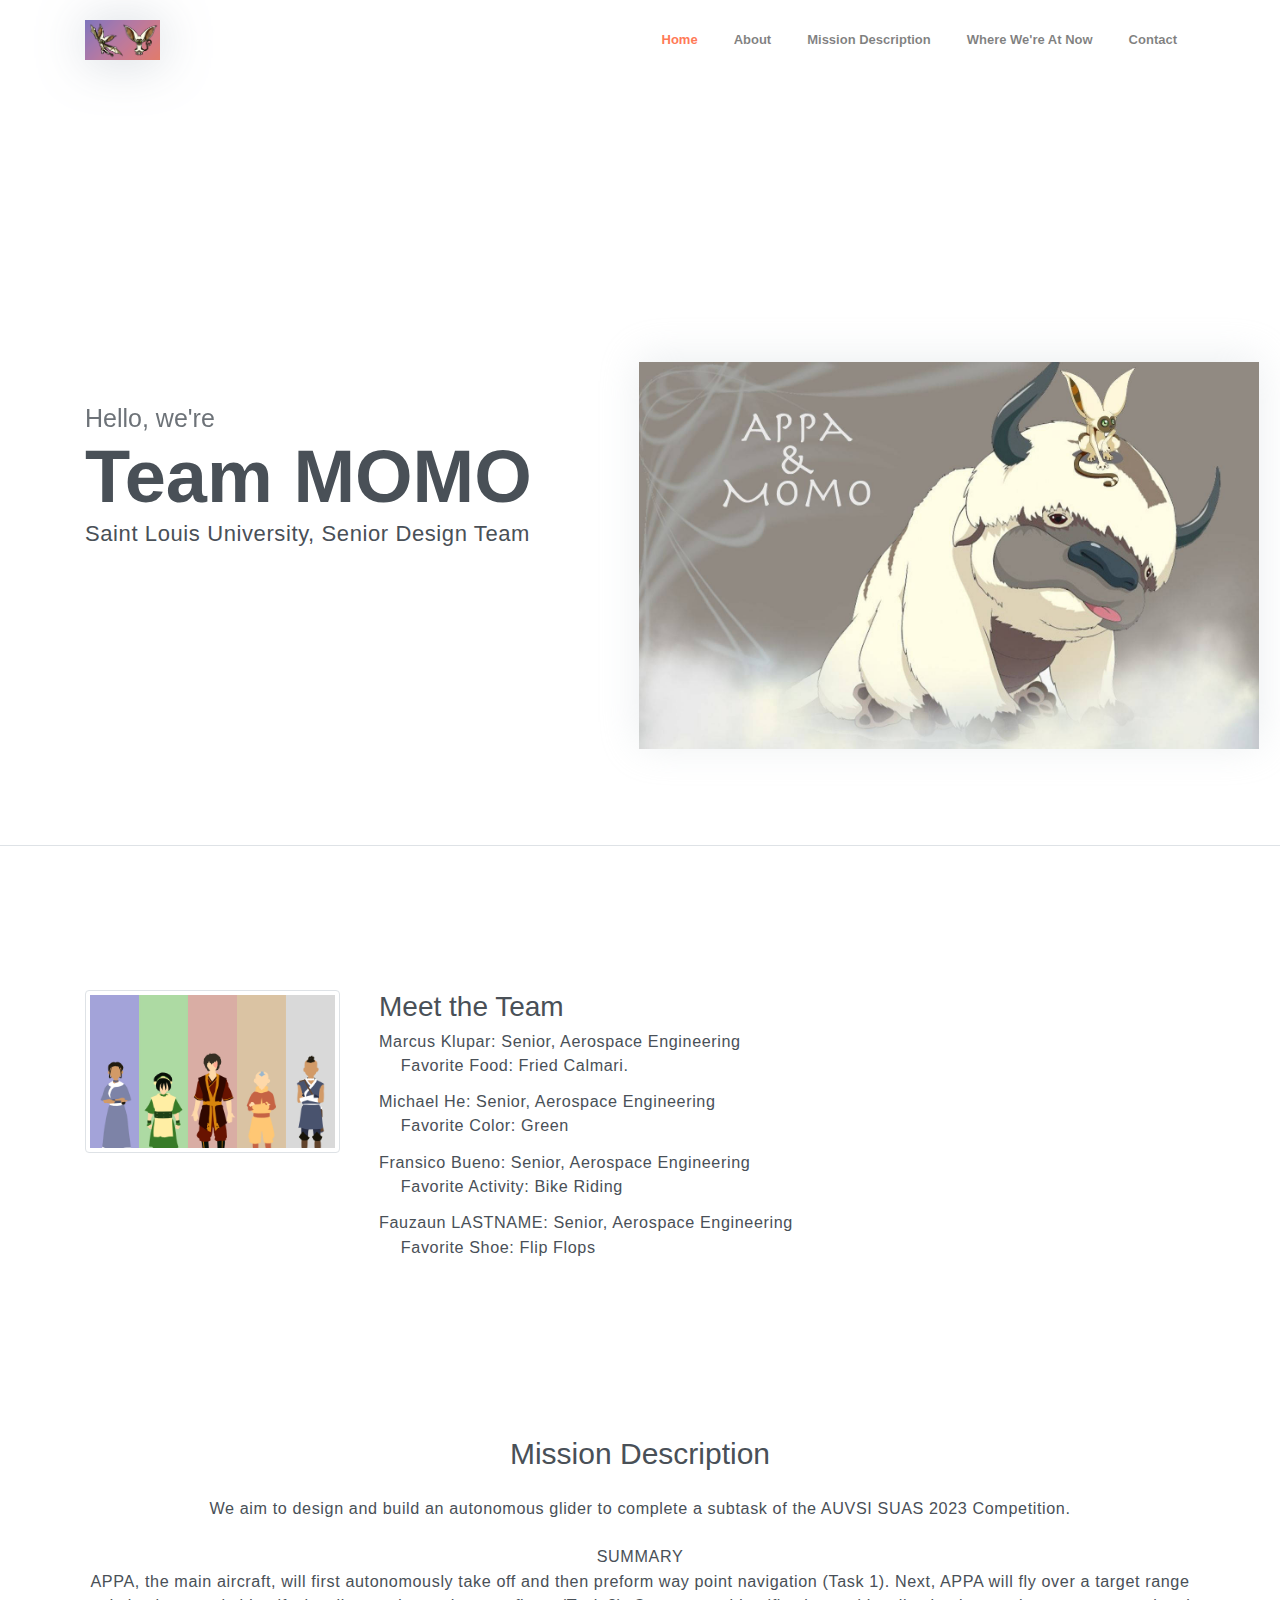
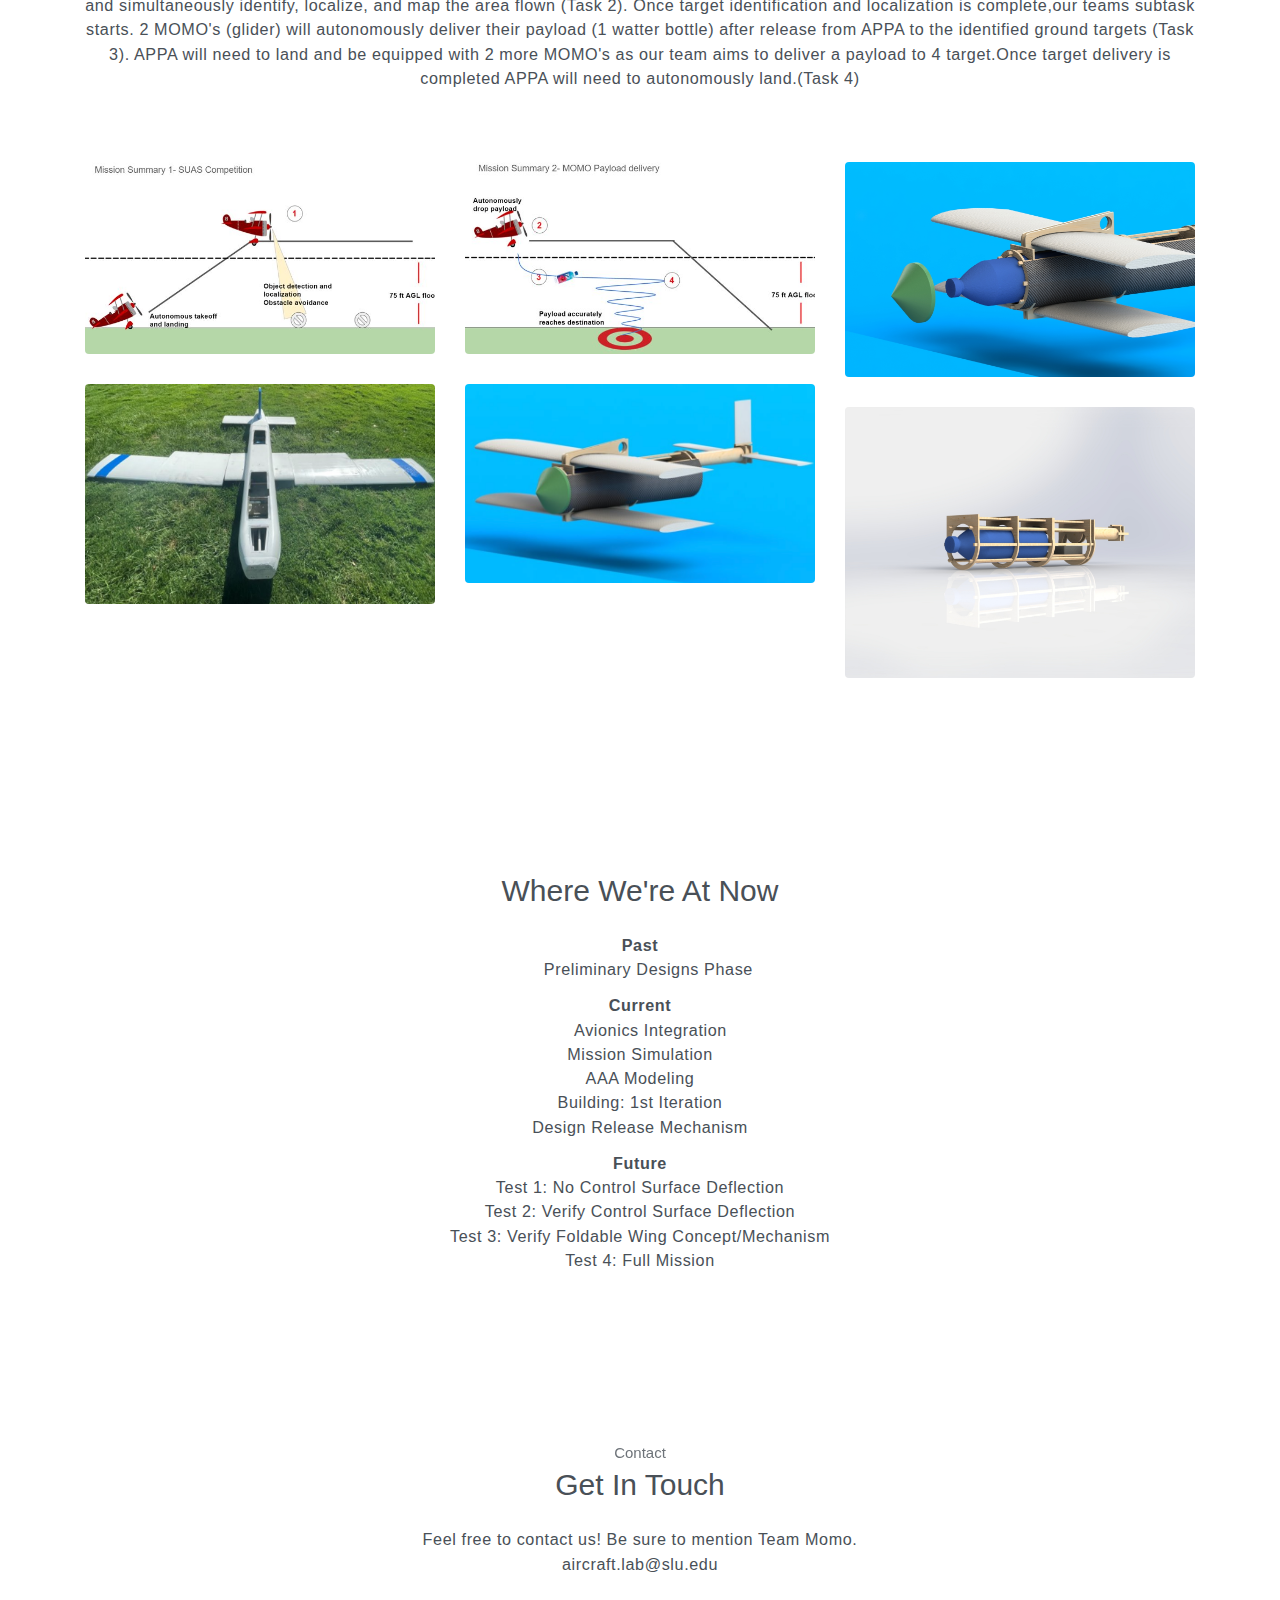
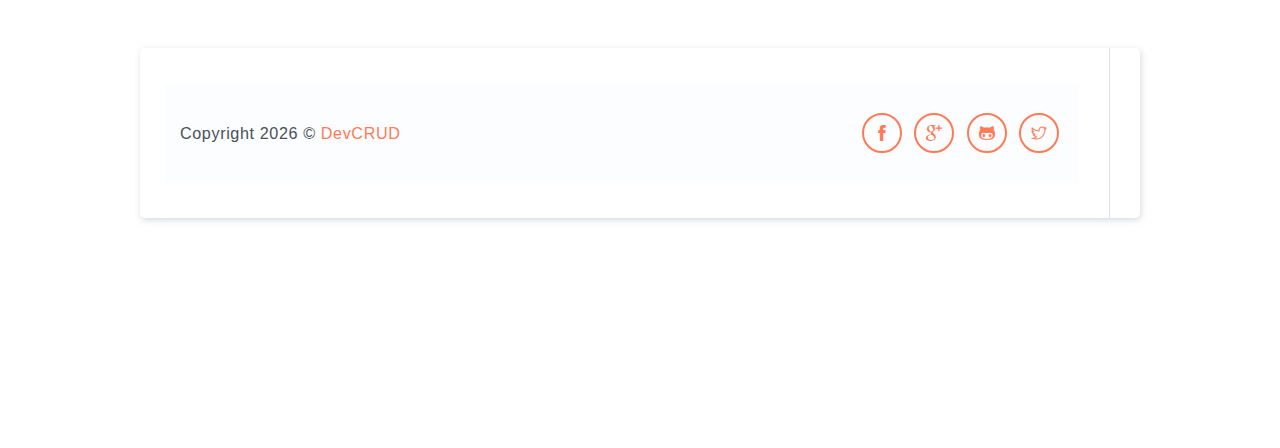
<file: docs/index.html>
<!DOCTYPE html>
<html lang="en">
<head>
	<meta charset="utf-8">
    <meta name="viewport" content="width=device-width, initial-scale=1, shrink-to-fit=no">
    <meta name="description" content="Start your development with Steller landing page.">
    <meta name="author" content="Devcrud">
    <title>TEAM MOMO</title>
    <!-- font icons -->
    <link rel="stylesheet" type='text/css' href="../static/assets/vendors/themify-icons/css/themify-icons.css">
    <!-- Bootstrap + Steller main styles -->
	<link rel="stylesheet" type='text/css' href="../static/assets/css/steller.css">
    <link rel="shortcut icon" href="{{ url_for('static', filename='favicon.ico') }}">
</head>
<body data-spy="scroll" data-target=".navbar" data-offset="40" id="home">

    <!-- Page navigation -->
    <nav class="navbar navbar-expand-lg navbar-light fixed-top" data-spy="affix" data-offset-top="0">
        <div class="container">
            <a class="navbar-brand" href="#"><img src="../static/assets/Project_Imgs/MOMO.png" alt=""></a>
            <button class="navbar-toggler" type="button" data-toggle="collapse" data-target="#navbarSupportedContent" aria-controls="navbarSupportedContent" aria-expanded="false" aria-label="Toggle navigation">
                <span class="navbar-toggler-icon"></span>
            </button>

            <div class="collapse navbar-collapse" id="navbarSupportedContent">
                <ul class="navbar-nav ml-auto align-items-center">
                    <li class="nav-item">
                        <a class="nav-link" href="#home">Home</a>
                    </li>
                    <li class="nav-item">
                        <a class="nav-link" href="#about">About</a>
                    </li>

                    <li class="nav-item">
                        <a class="nav-link" href="#portfolio">Mission Description</a>
                    </li>
                    <li class="nav-item">
                        <a class="nav-link" href="#testmonial">Where We're At Now</a>
                    </li>
                    <li class="nav-item">
                        <a class="nav-link" href="#contact">Contact</a>
                    </li>
                </ul>
            </div>
        </div>          
    </nav>
    <!-- End of page navibation -->

    <!-- Page Header -->
    <header class="header" id="home">
        <div class="container">
            <div class="infos">
                <h6 class="subtitle">Hello, we're</h6>
                <h6 class="title">Team MOMO</h6>
                <p>Saint Louis University, Senior Design Team</p>

            </div>              
            <div class="img-holder">

                <img src="../static/assets/imgs/APPA+MOMO.jpeg" alt="">

            </div>      
        </div>
    </header>
    <!-- End of Page Header -->
    
    <!-- About section -->
    <section id="about" class="section mt-3">
        <div class="container mt-5">
            <div class="row text-center text-md-left">
                <div class="col-md-3">
                    <img src="../static/assets/Project_Imgs/Team%20Avatar.jpeg" alt="" class="img-thumbnail mb-4">
                </div>
                <div class="pl-md-4 col-md-9">
                    <h6 class="title">Meet the Team</h6>
                    <p>Marcus Klupar: Senior, Aerospace Engineering <br> &emsp; Favorite Food: Fried Calmari.</p>
                    <p>Michael He: Senior, Aerospace Engineering <br> &emsp; Favorite Color: Green</p>
                    <p>Fransico Bueno: Senior, Aerospace Engineering <br>&emsp; Favorite Activity: Bike Riding</p>
                    <p> Fauzaun LASTNAME: Senior, Aerospace Engineering <br> &emsp; Favorite Shoe: Flip Flops</p>
                </div>
            </div>
        </div>
    </section>


    <!-- Mission Description section -->
    <section id="portfolio" class="section">
        <div class="container text-center">
            <h6 class="subtitle"></h6>
            <h6 class="section-title mb-4">Mission Description</h6>
            <p class="mb-5 pb-4">We aim to design and build an autonomous glider to complete a subtask of the AUVSI SUAS 2023 Competition.<br><br>SUMMARY<br>
            APPA, the main aircraft, will first autonomously take off and then preform way point navigation (Task 1).
            Next, APPA will fly over a target range and simultaneously identify, localize, and map the area flown (Task 2).
            Once target identification and localization is complete,our teams subtask starts. 2 MOMO's (glider) will autonomously deliver their payload (1 watter bottle) after release from APPA to the identified ground targets (Task 3).
            APPA will need to land and be equipped with 2 more MOMO's as our team aims to  deliver a payload to 4 target.Once target delivery is completed APPA will need to autonomously land.(Task 4)</p>
            <div class="row">
                <div class="col-sm-4">
                    <div class="img-wrapper">
                        <img src="../static/assets/Project_Imgs/APPA_Tasks.png" alt="">
                        <div class="overlay">
                            <div class="overlay-infos">
                                <h5>APPA Tasks</h5>
                            </div>  
                        </div>
                    </div>
                    <div class="img-wrapper">
                        <img src="../static/assets/Project_Imgs/APPA.png" alt="">
                        <div class="overlay">
                            <div class="overlay-infos">
                                <h5>APPA</h5>
                            </div>                              
                        </div>
                    </div>                  
                </div>
                <div class="col-sm-4">
                    <div class="img-wrapper">
                        <img src="../static/assets/Project_Imgs/MOMO_Tasks.png" alt="">
                        <div class="overlay">
                            <div class="overlay-infos">
                                <h5>MOMO Tasks</h5>
                            </div>  
                        </div>
                    </div>
                    <div class="img-wrapper">
                        <img src="../static/assets/Project_Imgs/MOMO_Render.png" alt="">
                        <div class="overlay">
                            <div class="overlay-infos">
                                <h5>MOMO</h5>
                            </div>                              
                        </div>
                    </div>                  
                </div>
                <div class="col-sm-4">
                    <div class="img-wrapper">
                        <img src="../static/assets/Project_Imgs/Biplane%20Bottle%202%20view.JPG" alt="">
                        <div class="overlay">
                            <div class="overlay-infos">
                                <h5>Expanded View</h5>
                            </div>  
                        </div>
                    </div>
                    <div class="img-wrapper">
                        <img src="../static/assets/Project_Imgs/Internal_Structure.JPG" alt="">
                        <div class="overlay">
                            <div class="overlay-infos">
                                <h5>Internal Structure</h5>
                            </div>
                        </div>
                    </div>                  
                </div>
            </div>

        </div>
    </section>
    <!-- End of Mission Description section -->

    <!-- Testmonial Section -->
    <section id="testmonial" class="section">
        <div class="container text-center">
            <h6 class="subtitle"></h6>
            <h6 class="section-title mb-4">Where We're At Now</h6>
            <p><strong>Past</strong> <br>&emsp;Preliminary Designs Phase</p>
            <p><Strong>Current</Strong> <br>&emsp; Avionics Integration<br>Mission Simulation<br>AAA Modeling<br>Building: 1st Iteration <br> Design Release Mechanism</p>
            <p><Strong>Future</Strong> <br> Test 1: No Control Surface Deflection <br> Test 2: Verify Control Surface Deflection <br> Test 3: Verify Foldable Wing Concept/Mechanism <br> Test 4: Full Mission</p>


            <div id="carouselExampleIndicators" class="carousel slide" data-ride="carousel">
                <ol class="carousel-indicators">
                </ol>

            </div>
        </div>
    </section>
    <!-- End of testmonial section -->

    <!-- Contact Section -->
    <section id="contact" class="position-relative section">
        <div class="container text-center">
            <h6 class="subtitle">Contact</h6>
            <h6 class="section-title mb-4">Get In Touch</h6>
            <p class="mb-5 pb-4"> Feel free to contact us! Be sure to mention Team Momo. <br> aircraft.lab@slu.edu</p>

            <div class="contact text-left">
                <div class="form">
    <!-- End of Contact Section -->

    <!-- Page Footer -->
    <footer class="page-footer">
        <div class="container">
            <div class="row align-items-center">
                <div class="col-sm-6">
                    <p>Copyright <script>document.write(new Date().getFullYear())</script> &copy; <a href="http://www.devcrud.com" target="_blank">DevCRUD</a></p>
                </div>
                <div class="col-sm-6">
                    <div class="socials">
                        <a class="social-item" href="javascript:void(0)"><i class="ti-facebook"></i></a>
                        <a class="social-item" href="javascript:void(0)"><i class="ti-google"></i></a>
                        <a class="social-item" href="javascript:void(0)"><i class="ti-github"></i></a>
                        <a class="social-item" href="javascript:void(0)"><i class="ti-twitter"></i></a>
                    </div>
                </div>
            </div>
        </div>
    </footer> 
    <!-- End of page footer -->
	
	<!-- core  -->
    <script src="../static/assets/vendors/jquery/jquery-3.4.1.js"></script>
    <script src="../static/assets/vendors/bootstrap/bootstrap.bundle.js"></script>
    <!-- bootstrap 3 affix -->
	<script src="../static/assets/vendors/bootstrap/bootstrap.affix.js"></script>

    <!-- steller js -->
    <script src="../static/assets/js/steller.js"></script>

</body>
</html>
</file>
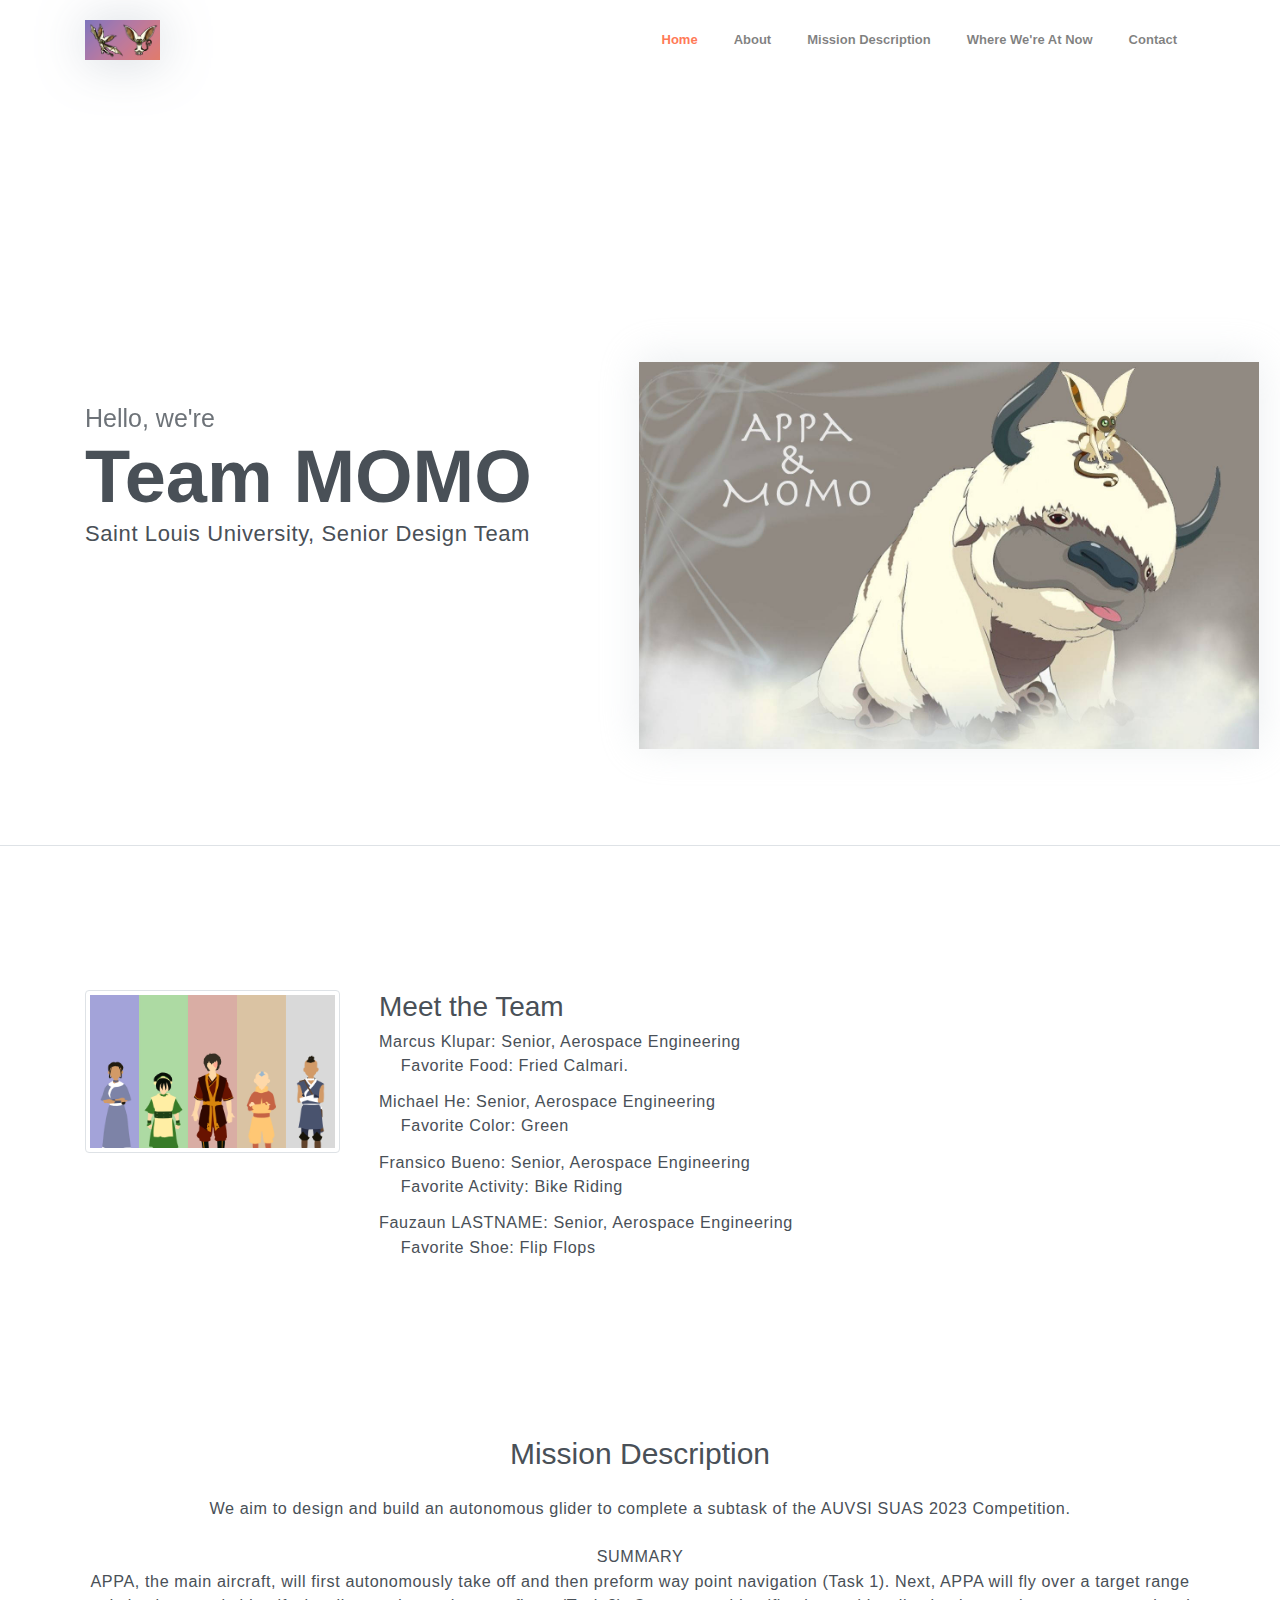
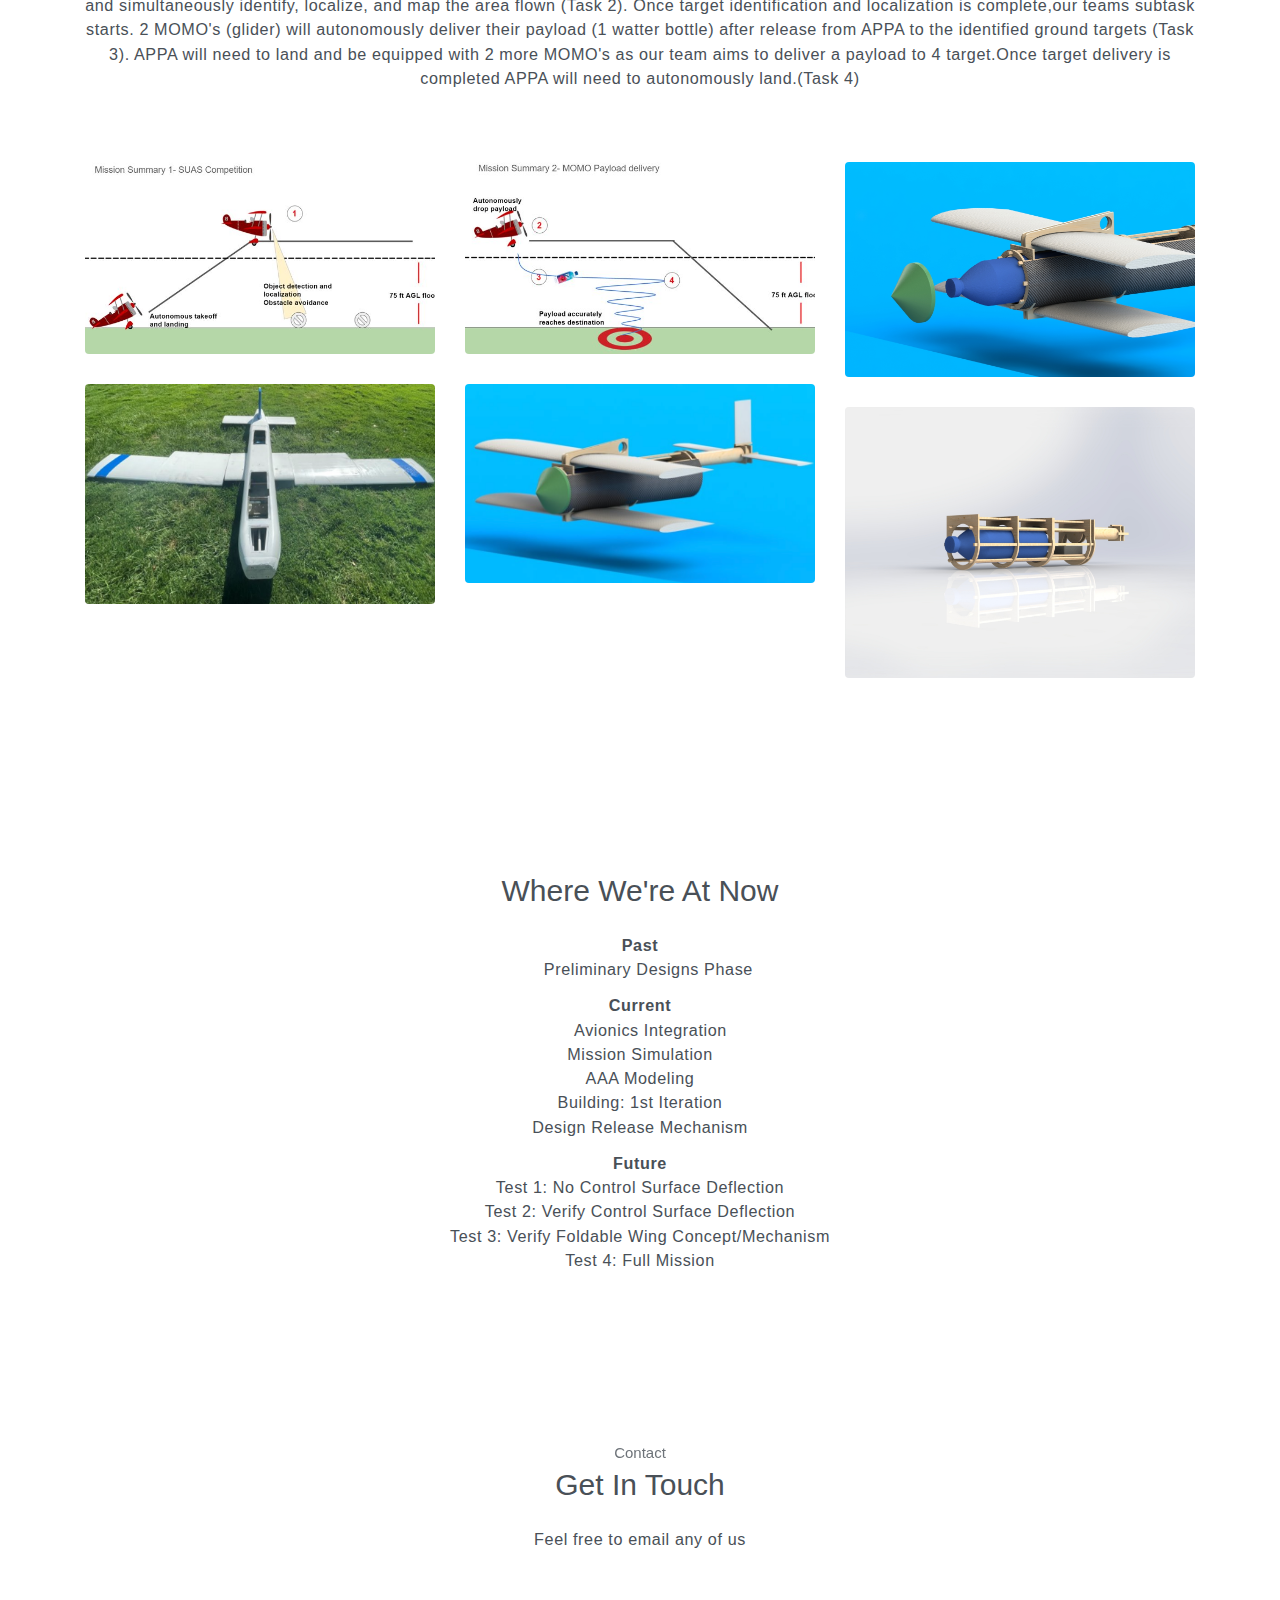
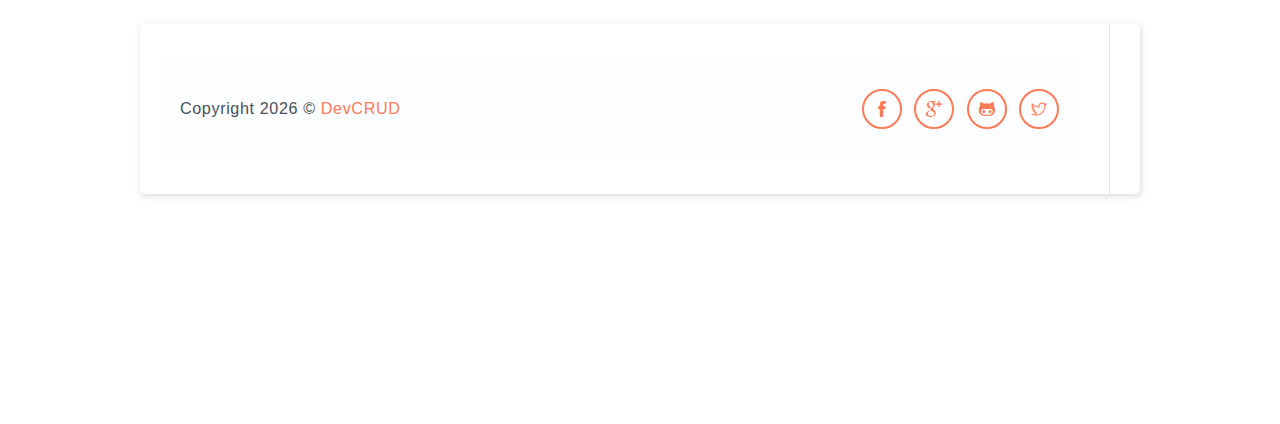
<file: Templates/index.html>
<!DOCTYPE html>
<html lang="en">
<head>
	<meta charset="utf-8">
    <meta name="viewport" content="width=device-width, initial-scale=1, shrink-to-fit=no">
    <meta name="description" content="Start your development with Steller landing page.">
    <meta name="author" content="Devcrud">
    <title>TEAM MOMO</title>
    <!-- font icons -->
    <link rel="stylesheet" type='text/css' href="../static/assets/vendors/themify-icons/css/themify-icons.css">
    <!-- Bootstrap + Steller main styles -->
	<link rel="stylesheet" type='text/css' href="../static/assets/css/steller.css">
    <link rel="shortcut icon" href="{{ url_for('static', filename='favicon.ico') }}">
</head>
<body data-spy="scroll" data-target=".navbar" data-offset="40" id="home">

    <!-- Page navigation -->
    <nav class="navbar navbar-expand-lg navbar-light fixed-top" data-spy="affix" data-offset-top="0">
        <div class="container">
            <a class="navbar-brand" href="#"><img src="../static/assets/Project_Imgs/MOMO.png" alt=""></a>
            <button class="navbar-toggler" type="button" data-toggle="collapse" data-target="#navbarSupportedContent" aria-controls="navbarSupportedContent" aria-expanded="false" aria-label="Toggle navigation">
                <span class="navbar-toggler-icon"></span>
            </button>

            <div class="collapse navbar-collapse" id="navbarSupportedContent">
                <ul class="navbar-nav ml-auto align-items-center">
                    <li class="nav-item">
                        <a class="nav-link" href="#home">Home</a>
                    </li>
                    <li class="nav-item">
                        <a class="nav-link" href="#about">About</a>
                    </li>

                    <li class="nav-item">
                        <a class="nav-link" href="#portfolio">Mission Description</a>
                    </li>
                    <li class="nav-item">
                        <a class="nav-link" href="#testmonial">Where We're At Now</a>
                    </li>
                    <li class="nav-item">
                        <a class="nav-link" href="#contact">Contact</a>
                    </li>
                </ul>
            </div>
        </div>          
    </nav>
    <!-- End of page navibation -->

    <!-- Page Header -->
    <header class="header" id="home">
        <div class="container">
            <div class="infos">
                <h6 class="subtitle">Hello, we're</h6>
                <h6 class="title">Team MOMO</h6>
                <p>Saint Louis University, Senior Design Team</p>

            </div>              
            <div class="img-holder">

                <img src="../static/assets/imgs/APPA+MOMO.jpeg" alt="">

            </div>      
        </div>
    </header>
    <!-- End of Page Header -->
    
    <!-- About section -->
    <section id="about" class="section mt-3">
        <div class="container mt-5">
            <div class="row text-center text-md-left">
                <div class="col-md-3">
                    <img src="../static/assets/Project_Imgs/Team%20Avatar.jpeg" alt="" class="img-thumbnail mb-4">
                </div>
                <div class="pl-md-4 col-md-9">
                    <h6 class="title">Meet the Team</h6>
                    <p>Marcus Klupar: Senior, Aerospace Engineering <br> &emsp; Favorite Food: Fried Calmari.</p>
                    <p>Michael He: Senior, Aerospace Engineering <br> &emsp; Favorite Color: Green</p>
                    <p>Fransico Bueno: Senior, Aerospace Engineering <br>&emsp; Favorite Activity: Bike Riding</p>
                    <p> Fauzaun LASTNAME: Senior, Aerospace Engineering <br> &emsp; Favorite Shoe: Flip Flops</p>
                </div>
            </div>
        </div>
    </section>


    <!-- Mission Description section -->
    <section id="portfolio" class="section">
        <div class="container text-center">
            <h6 class="subtitle"></h6>
            <h6 class="section-title mb-4">Mission Description</h6>
            <p class="mb-5 pb-4">We aim to design and build an autonomous glider to complete a subtask of the AUVSI SUAS 2023 Competition.<br><br>SUMMARY<br>
            APPA, the main aircraft, will first autonomously take off and then preform way point navigation (Task 1).
            Next, APPA will fly over a target range and simultaneously identify, localize, and map the area flown (Task 2).
            Once target identification and localization is complete,our teams subtask starts. 2 MOMO's (glider) will autonomously deliver their payload (1 watter bottle) after release from APPA to the identified ground targets (Task 3).
            APPA will need to land and be equipped with 2 more MOMO's as our team aims to  deliver a payload to 4 target.Once target delivery is completed APPA will need to autonomously land.(Task 4)</p>
            <div class="row">
                <div class="col-sm-4">
                    <div class="img-wrapper">
                        <img src="../static/assets/Project_Imgs/APPA_Tasks.png" alt="">
                        <div class="overlay">
                            <div class="overlay-infos">
                                <h5>APPA Tasks</h5>
                            </div>  
                        </div>
                    </div>
                    <div class="img-wrapper">
                        <img src="../static/assets/Project_Imgs/APPA.png" alt="">
                        <div class="overlay">
                            <div class="overlay-infos">
                                <h5>APPA</h5>
                            </div>                              
                        </div>
                    </div>                  
                </div>
                <div class="col-sm-4">
                    <div class="img-wrapper">
                        <img src="../static/assets/Project_Imgs/MOMO_Tasks.png" alt="">
                        <div class="overlay">
                            <div class="overlay-infos">
                                <h5>MOMO Tasks</h5>
                            </div>  
                        </div>
                    </div>
                    <div class="img-wrapper">
                        <img src="../static/assets/Project_Imgs/MOMO_Render.png" alt="">
                        <div class="overlay">
                            <div class="overlay-infos">
                                <h5>MOMO</h5>
                            </div>                              
                        </div>
                    </div>                  
                </div>
                <div class="col-sm-4">
                    <div class="img-wrapper">
                        <img src="../static/assets/Project_Imgs/Biplane%20Bottle%202%20view.JPG" alt="">
                        <div class="overlay">
                            <div class="overlay-infos">
                                <h5>Expanded View</h5>
                            </div>  
                        </div>
                    </div>
                    <div class="img-wrapper">
                        <img src="../static/assets/Project_Imgs/Internal_Structure.JPG" alt="">
                        <div class="overlay">
                            <div class="overlay-infos">
                                <h5>Internal Structure</h5>
                            </div>
                        </div>
                    </div>                  
                </div>
            </div>

        </div>
    </section>
    <!-- End of Mission Description section -->

    <!-- Testmonial Section -->
    <section id="testmonial" class="section">
        <div class="container text-center">
            <h6 class="subtitle"></h6>
            <h6 class="section-title mb-4">Where We're At Now</h6>
            <p><strong>Past</strong> <br>&emsp;Preliminary Designs Phase</p>
            <p><Strong>Current</Strong> <br>&emsp; Avionics Integration<br>Mission Simulation<br>AAA Modeling<br>Building: 1st Iteration <br> Design Release Mechanism</p>
            <p><Strong>Future</Strong> <br> Test 1: No Control Surface Deflection <br> Test 2: Verify Control Surface Deflection <br> Test 3: Verify Foldable Wing Concept/Mechanism <br> Test 4: Full Mission</p>


            <div id="carouselExampleIndicators" class="carousel slide" data-ride="carousel">
                <ol class="carousel-indicators">
                </ol>

            </div>
        </div>
    </section>
    <!-- End of testmonial section -->

    <!-- Contact Section -->
    <section id="contact" class="position-relative section">
        <div class="container text-center">
            <h6 class="subtitle">Contact</h6>
            <h6 class="section-title mb-4">Get In Touch</h6>
            <p class="mb-5 pb-4">Feel free to email any of us</p>

            <div class="contact text-left">
                <div class="form">
    <!-- End of Contact Section -->

    <!-- Page Footer -->
    <footer class="page-footer">
        <div class="container">
            <div class="row align-items-center">
                <div class="col-sm-6">
                    <p>Copyright <script>document.write(new Date().getFullYear())</script> &copy; <a href="http://www.devcrud.com" target="_blank">DevCRUD</a></p>
                </div>
                <div class="col-sm-6">
                    <div class="socials">
                        <a class="social-item" href="javascript:void(0)"><i class="ti-facebook"></i></a>
                        <a class="social-item" href="javascript:void(0)"><i class="ti-google"></i></a>
                        <a class="social-item" href="javascript:void(0)"><i class="ti-github"></i></a>
                        <a class="social-item" href="javascript:void(0)"><i class="ti-twitter"></i></a>
                    </div>
                </div>
            </div>
        </div>
    </footer> 
    <!-- End of page footer -->
	
	<!-- core  -->
    <script src="../static/assets/vendors/jquery/jquery-3.4.1.js"></script>
    <script src="../static/assets/vendors/bootstrap/bootstrap.bundle.js"></script>
    <!-- bootstrap 3 affix -->
	<script src="../static/assets/vendors/bootstrap/bootstrap.affix.js"></script>

    <!-- steller js -->
    <script src="../static/assets/js/steller.js"></script>

</body>
</html>
</file>
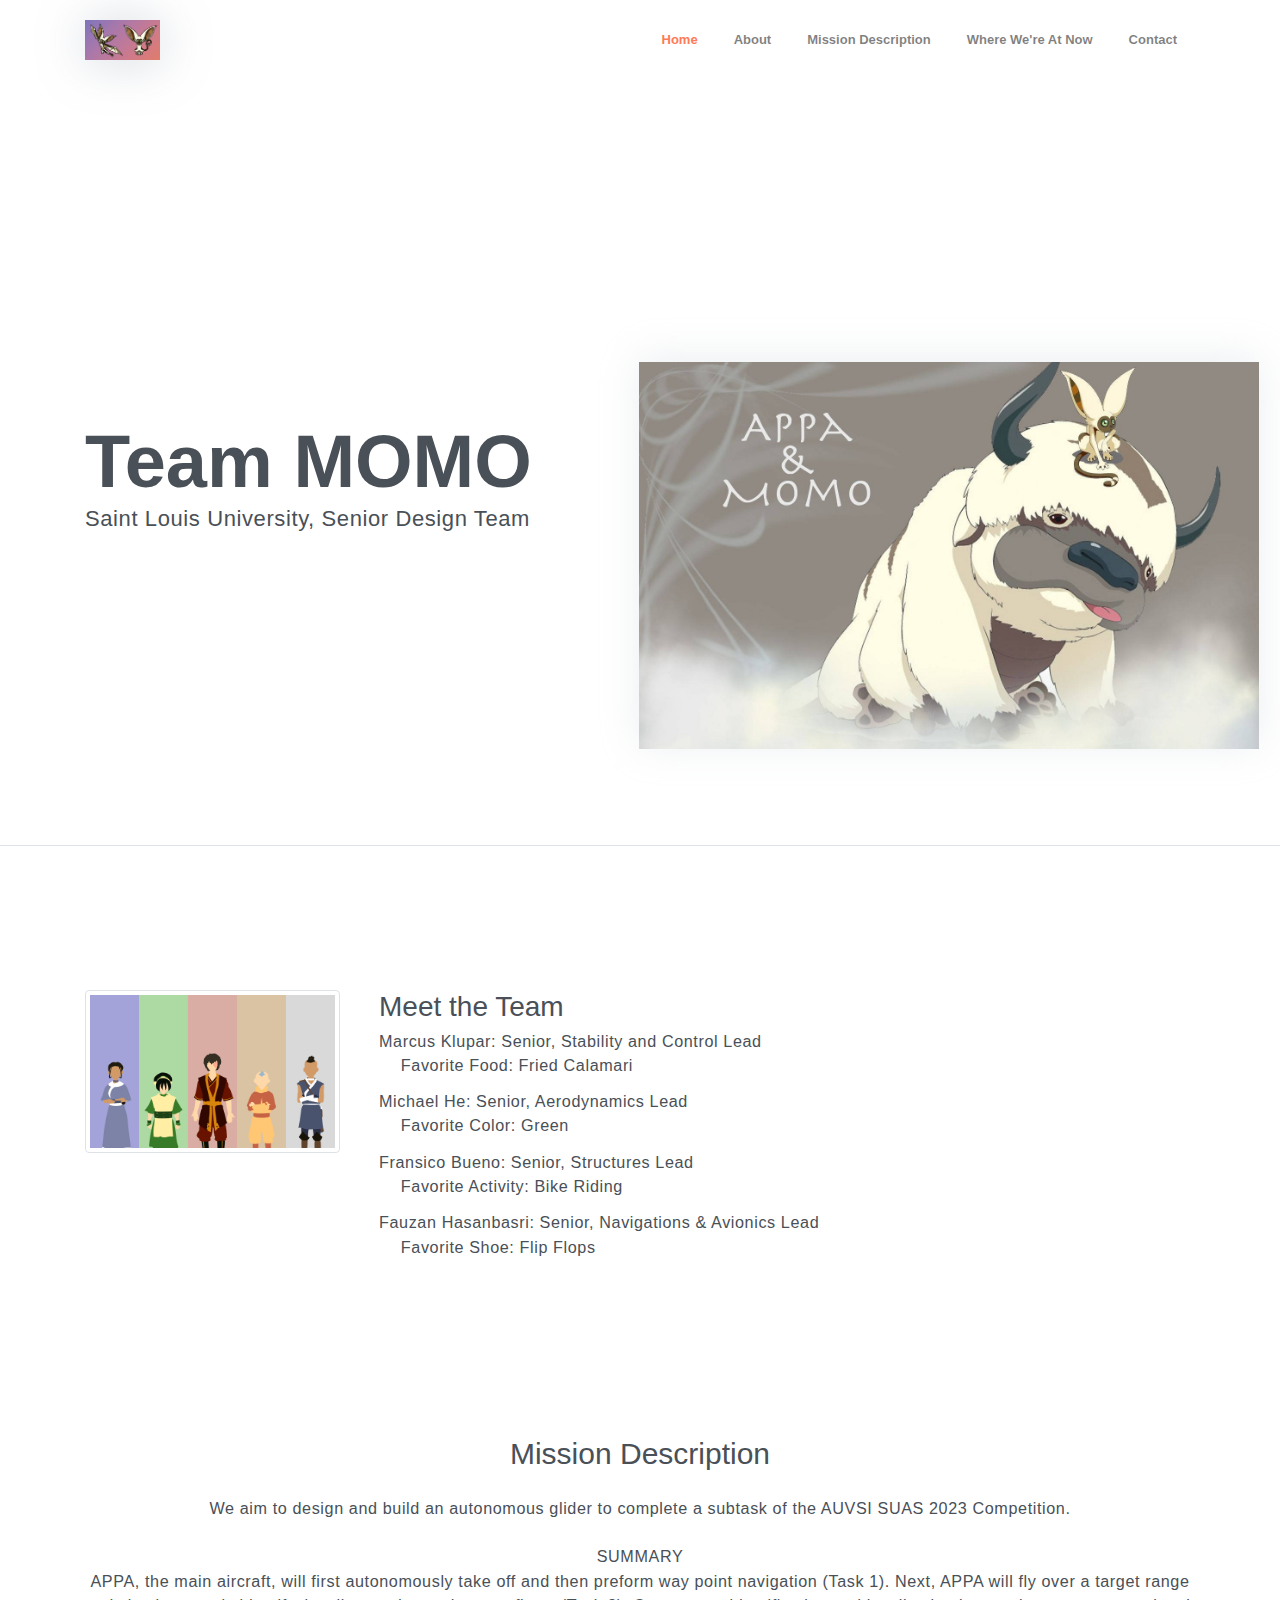
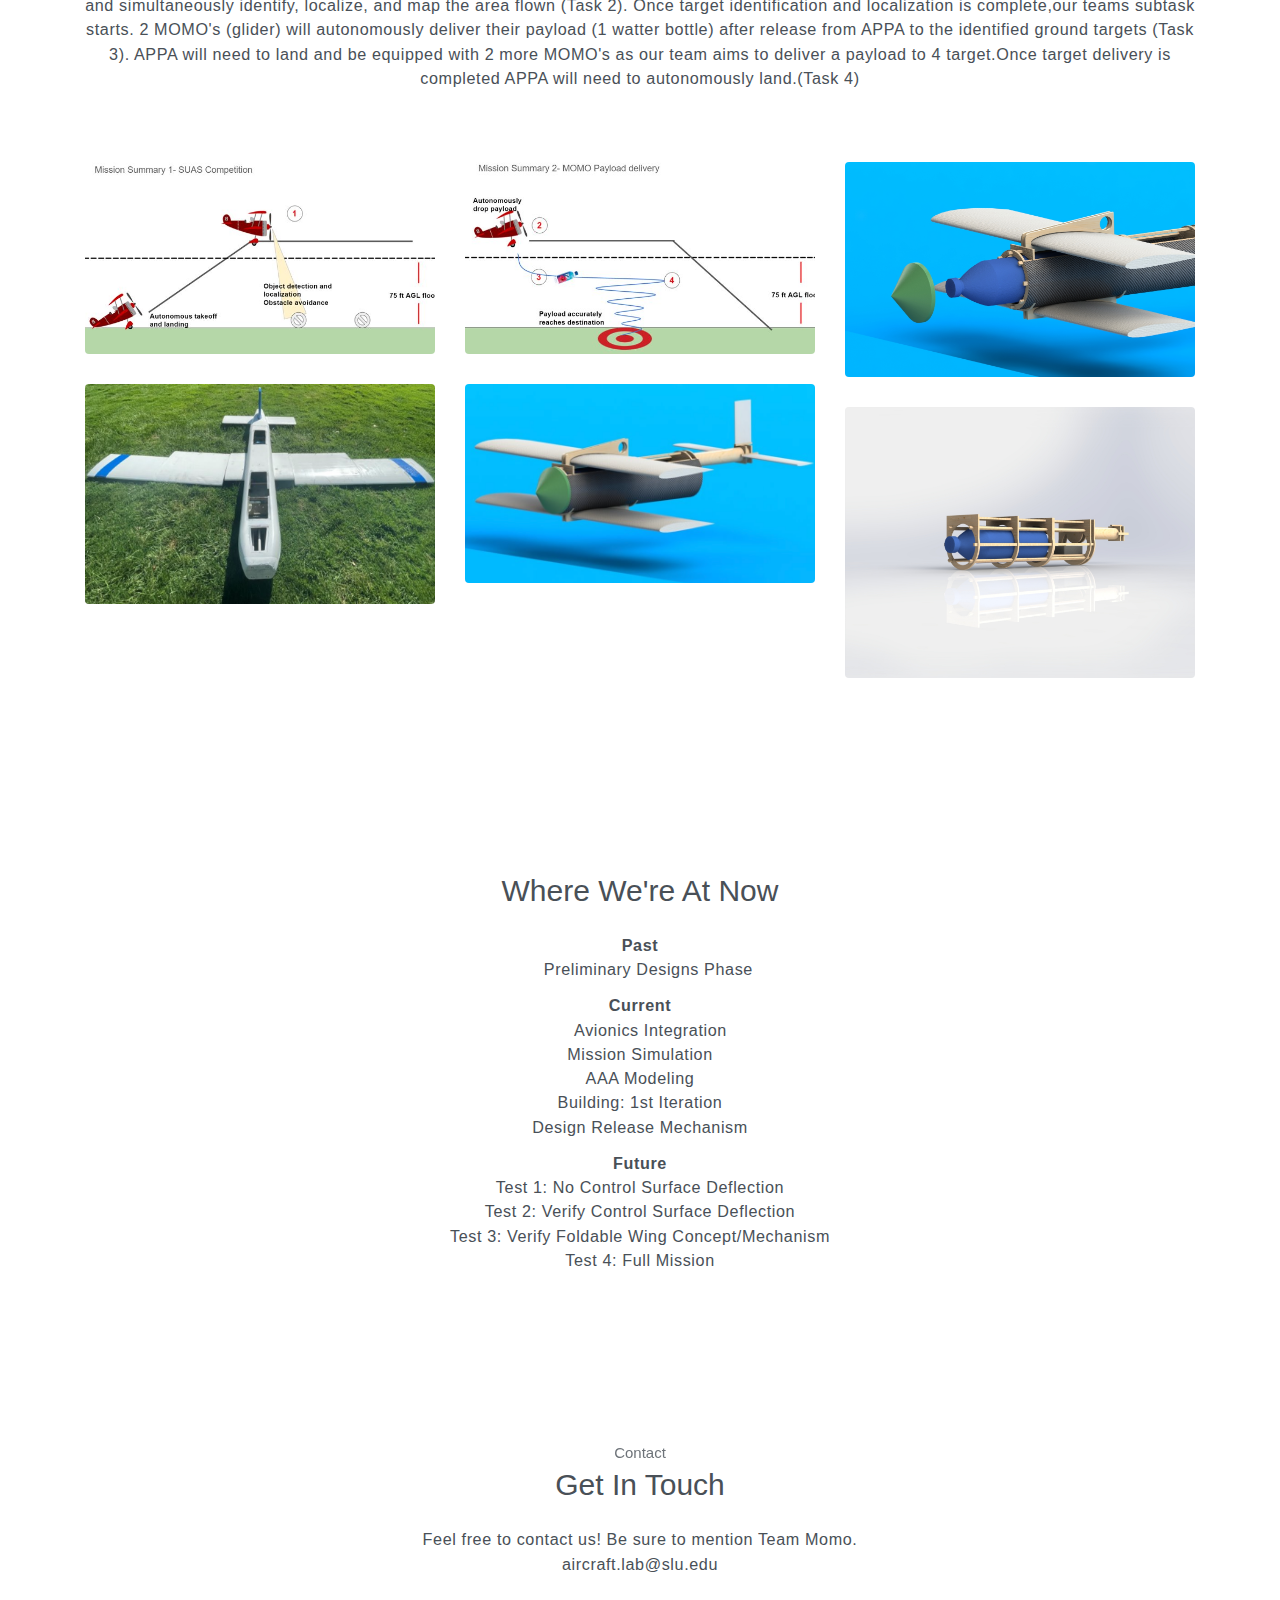
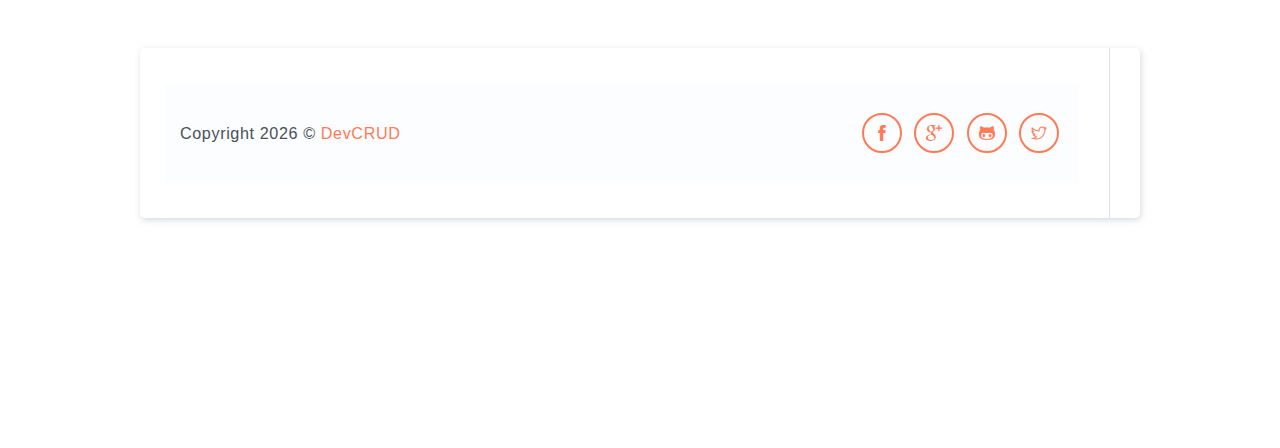
<file: templates/index.html>
<!DOCTYPE html>
<html lang="en">
<head>
	<meta charset="utf-8">
    <meta name="viewport" content="width=device-width, initial-scale=1, shrink-to-fit=no">
    <meta name="description" content="Start your development with Steller landing page.">
    <meta name="author" content="Devcrud">
    <title>TEAM MOMO</title>
    <!-- font icons -->
    <link rel="stylesheet" type='text/css' href="../static/assets/vendors/themify-icons/css/themify-icons.css">
    <!-- Bootstrap + Steller main styles -->
	<link rel="stylesheet" type='text/css' href="../static/assets/css/steller.css">
    <link rel="shortcut icon" href="{{ url_for('static', filename='favicon.ico') }}">
</head>
<body data-spy="scroll" data-target=".navbar" data-offset="40" id="home">

    <!-- Page navigation -->
    <nav class="navbar navbar-expand-lg navbar-light fixed-top" data-spy="affix" data-offset-top="0">
        <div class="container">
            <a class="navbar-brand" href="#"><img src="../static/assets/Project_Imgs/MOMO.png" alt=""></a>
            <button class="navbar-toggler" type="button" data-toggle="collapse" data-target="#navbarSupportedContent" aria-controls="navbarSupportedContent" aria-expanded="false" aria-label="Toggle navigation">
                <span class="navbar-toggler-icon"></span>
            </button>

            <div class="collapse navbar-collapse" id="navbarSupportedContent">
                <ul class="navbar-nav ml-auto align-items-center">
                    <li class="nav-item">
                        <a class="nav-link" href="#home">Home</a>
                    </li>
                    <li class="nav-item">
                        <a class="nav-link" href="#about">About</a>
                    </li>

                    <li class="nav-item">
                        <a class="nav-link" href="#portfolio">Mission Description</a>
                    </li>
                    <li class="nav-item">
                        <a class="nav-link" href="#testmonial">Where We're At Now</a>
                    </li>
                    <li class="nav-item">
                        <a class="nav-link" href="#contact">Contact</a>
                    </li>
                </ul>
            </div>
        </div>          
    </nav>
    <!-- End of page navibation -->

    <!-- Page Header -->
    <header class="header" id="home">
        <div class="container">
            <div class="infos">
                <h6 class="subtitle"></h6>
                <h6 class="title">Team MOMO</h6>
                <p>Saint Louis University, Senior Design Team</p>

            </div>              
            <div class="img-holder">

                <img src="../static/assets/imgs/APPA+MOMO.jpeg" alt="">

            </div>      
        </div>
    </header>
    <!-- End of Page Header -->
    
    <!-- About section -->
    <section id="about" class="section mt-3">
        <div class="container mt-5">
            <div class="row text-center text-md-left">
                <div class="col-md-3">
                    <img src="../static/assets/Project_Imgs/Team%20Avatar.jpeg" alt="" class="img-thumbnail mb-4">
                </div>
                <div class="pl-md-4 col-md-9">
                    <h6 class="title">Meet the Team</h6>
                    <p>Marcus Klupar: Senior, Stability and Control Lead <br> &emsp; Favorite Food: Fried Calamari</p>
                    <p>Michael He: Senior, Aerodynamics Lead <br> &emsp; Favorite Color: Green</p>
                    <p>Fransico Bueno: Senior, Structures Lead <br>&emsp; Favorite Activity: Bike Riding</p>
                    <p> Fauzan Hasanbasri: Senior, Navigations & Avionics Lead <br> &emsp; Favorite Shoe: Flip Flops</p>
                </div>
            </div>
        </div>
    </section>


    <!-- Mission Description section -->
    <section id="portfolio" class="section">
        <div class="container text-center">
            <h6 class="subtitle"></h6>
            <h6 class="section-title mb-4">Mission Description</h6>
            <p class="mb-5 pb-4">We aim to design and build an autonomous glider to complete a subtask of the AUVSI SUAS 2023 Competition.<br><br>SUMMARY<br>
            APPA, the main aircraft, will first autonomously take off and then preform way point navigation (Task 1).
            Next, APPA will fly over a target range and simultaneously identify, localize, and map the area flown (Task 2).
            Once target identification and localization is complete,our teams subtask starts. 2 MOMO's (glider) will autonomously deliver their payload (1 watter bottle) after release from APPA to the identified ground targets (Task 3).
            APPA will need to land and be equipped with 2 more MOMO's as our team aims to  deliver a payload to 4 target.Once target delivery is completed APPA will need to autonomously land.(Task 4)</p>
            <div class="row">
                <div class="col-sm-4">
                    <div class="img-wrapper">
                        <img src="../static/assets/Project_Imgs/APPA_Tasks.png" alt="">
                        <div class="overlay">
                            <div class="overlay-infos">
                                <h5>APPA Tasks</h5>
                            </div>  
                        </div>
                    </div>
                    <div class="img-wrapper">
                        <img src="../static/assets/Project_Imgs/APPA.png" alt="">
                        <div class="overlay">
                            <div class="overlay-infos">
                                <h5>APPA</h5>
                            </div>                              
                        </div>
                    </div>                  
                </div>
                <div class="col-sm-4">
                    <div class="img-wrapper">
                        <img src="../static/assets/Project_Imgs/MOMO_Tasks.png" alt="">
                        <div class="overlay">
                            <div class="overlay-infos">
                                <h5>MOMO Tasks</h5>
                            </div>  
                        </div>
                    </div>
                    <div class="img-wrapper">
                        <img src="../static/assets/Project_Imgs/MOMO_Render.png" alt="">
                        <div class="overlay">
                            <div class="overlay-infos">
                                <h5>MOMO</h5>
                            </div>                              
                        </div>
                    </div>                  
                </div>
                <div class="col-sm-4">
                    <div class="img-wrapper">
                        <img src="../static/assets/Project_Imgs/Biplane%20Bottle%202%20view.JPG" alt="">
                        <div class="overlay">
                            <div class="overlay-infos">
                                <h5>Expanded View</h5>
                            </div>  
                        </div>
                    </div>
                    <div class="img-wrapper">
                        <img src="../static/assets/Project_Imgs/Internal_Structure.JPG" alt="">
                        <div class="overlay">
                            <div class="overlay-infos">
                                <h5>Internal Structure</h5>
                            </div>
                        </div>
                    </div>                  
                </div>
            </div>

        </div>
    </section>
    <!-- End of Mission Description section -->

    <!-- Testmonial Section -->
    <section id="testmonial" class="section">
        <div class="container text-center">
            <h6 class="subtitle"></h6>
            <h6 class="section-title mb-4">Where We're At Now</h6>
            <p><strong>Past</strong> <br>&emsp;Preliminary Designs Phase</p>
            <p><Strong>Current</Strong> <br>&emsp; Avionics Integration<br>Mission Simulation<br>AAA Modeling<br>Building: 1st Iteration <br> Design Release Mechanism</p>
            <p><Strong>Future</Strong> <br> Test 1: No Control Surface Deflection <br> Test 2: Verify Control Surface Deflection <br> Test 3: Verify Foldable Wing Concept/Mechanism <br> Test 4: Full Mission</p>


            <div id="carouselExampleIndicators" class="carousel slide" data-ride="carousel">
                <ol class="carousel-indicators">
                </ol>

            </div>
        </div>
    </section>
    <!-- End of testmonial section -->

    <!-- Contact Section -->
    <section id="contact" class="position-relative section">
        <div class="container text-center">
            <h6 class="subtitle">Contact</h6>
            <h6 class="section-title mb-4">Get In Touch</h6>
            <p class="mb-5 pb-4"> Feel free to contact us! Be sure to mention Team Momo. <br> aircraft.lab@slu.edu</p>

            <div class="contact text-left">
                <div class="form">
    <!-- End of Contact Section -->

    <!-- Page Footer -->
    <footer class="page-footer">
        <div class="container">
            <div class="row align-items-center">
                <div class="col-sm-6">
                    <p>Copyright <script>document.write(new Date().getFullYear())</script> &copy; <a href="http://www.devcrud.com" target="_blank">DevCRUD</a></p>
                </div>
                <div class="col-sm-6">
                    <div class="socials">
                        <a class="social-item" href="javascript:void(0)"><i class="ti-facebook"></i></a>
                        <a class="social-item" href="javascript:void(0)"><i class="ti-google"></i></a>
                        <a class="social-item" href="javascript:void(0)"><i class="ti-github"></i></a>
                        <a class="social-item" href="javascript:void(0)"><i class="ti-twitter"></i></a>
                    </div>
                </div>
            </div>
        </div>
    </footer> 
    <!-- End of page footer -->
	
	<!-- core  -->
    <script src="../static/assets/vendors/jquery/jquery-3.4.1.js"></script>
    <script src="../static/assets/vendors/bootstrap/bootstrap.bundle.js"></script>
    <!-- bootstrap 3 affix -->
	<script src="../static/assets/vendors/bootstrap/bootstrap.affix.js"></script>

    <!-- steller js -->
    <script src="../static/assets/js/steller.js"></script>

</body>
</html>
</file>
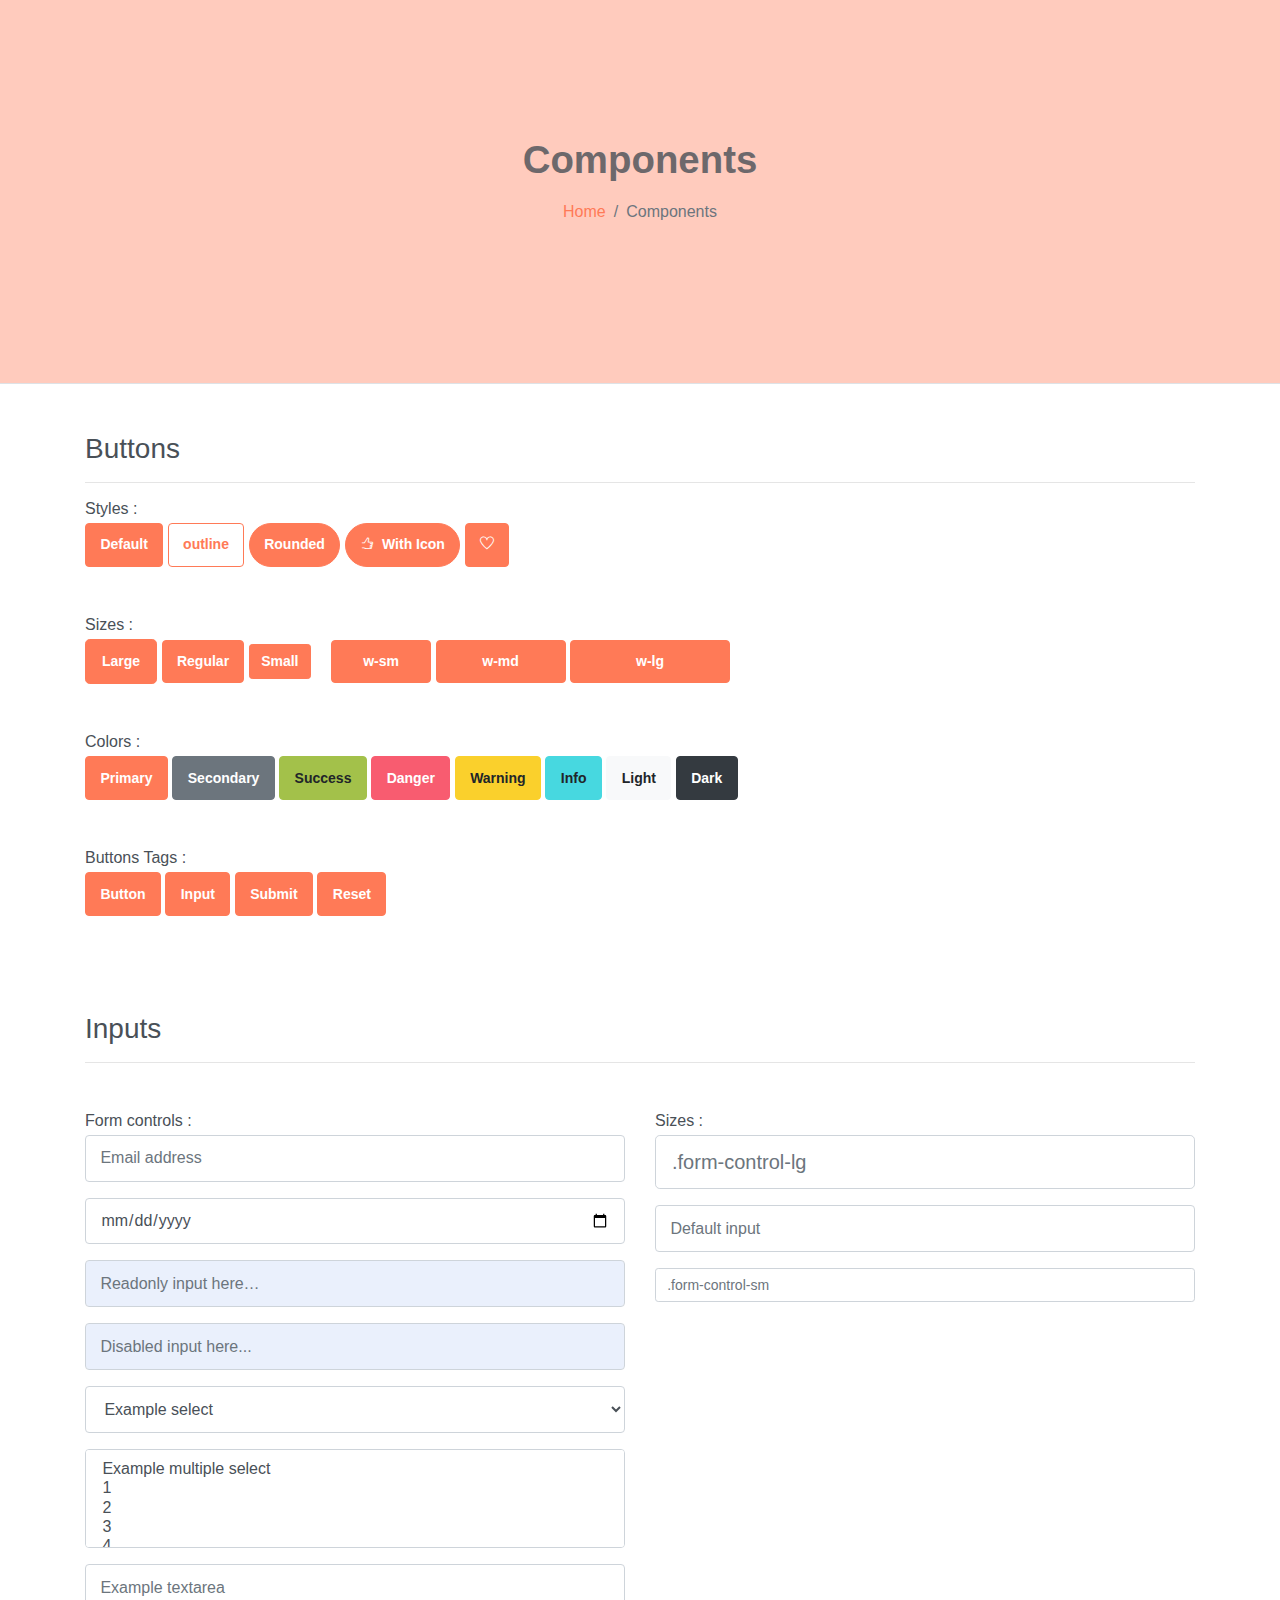
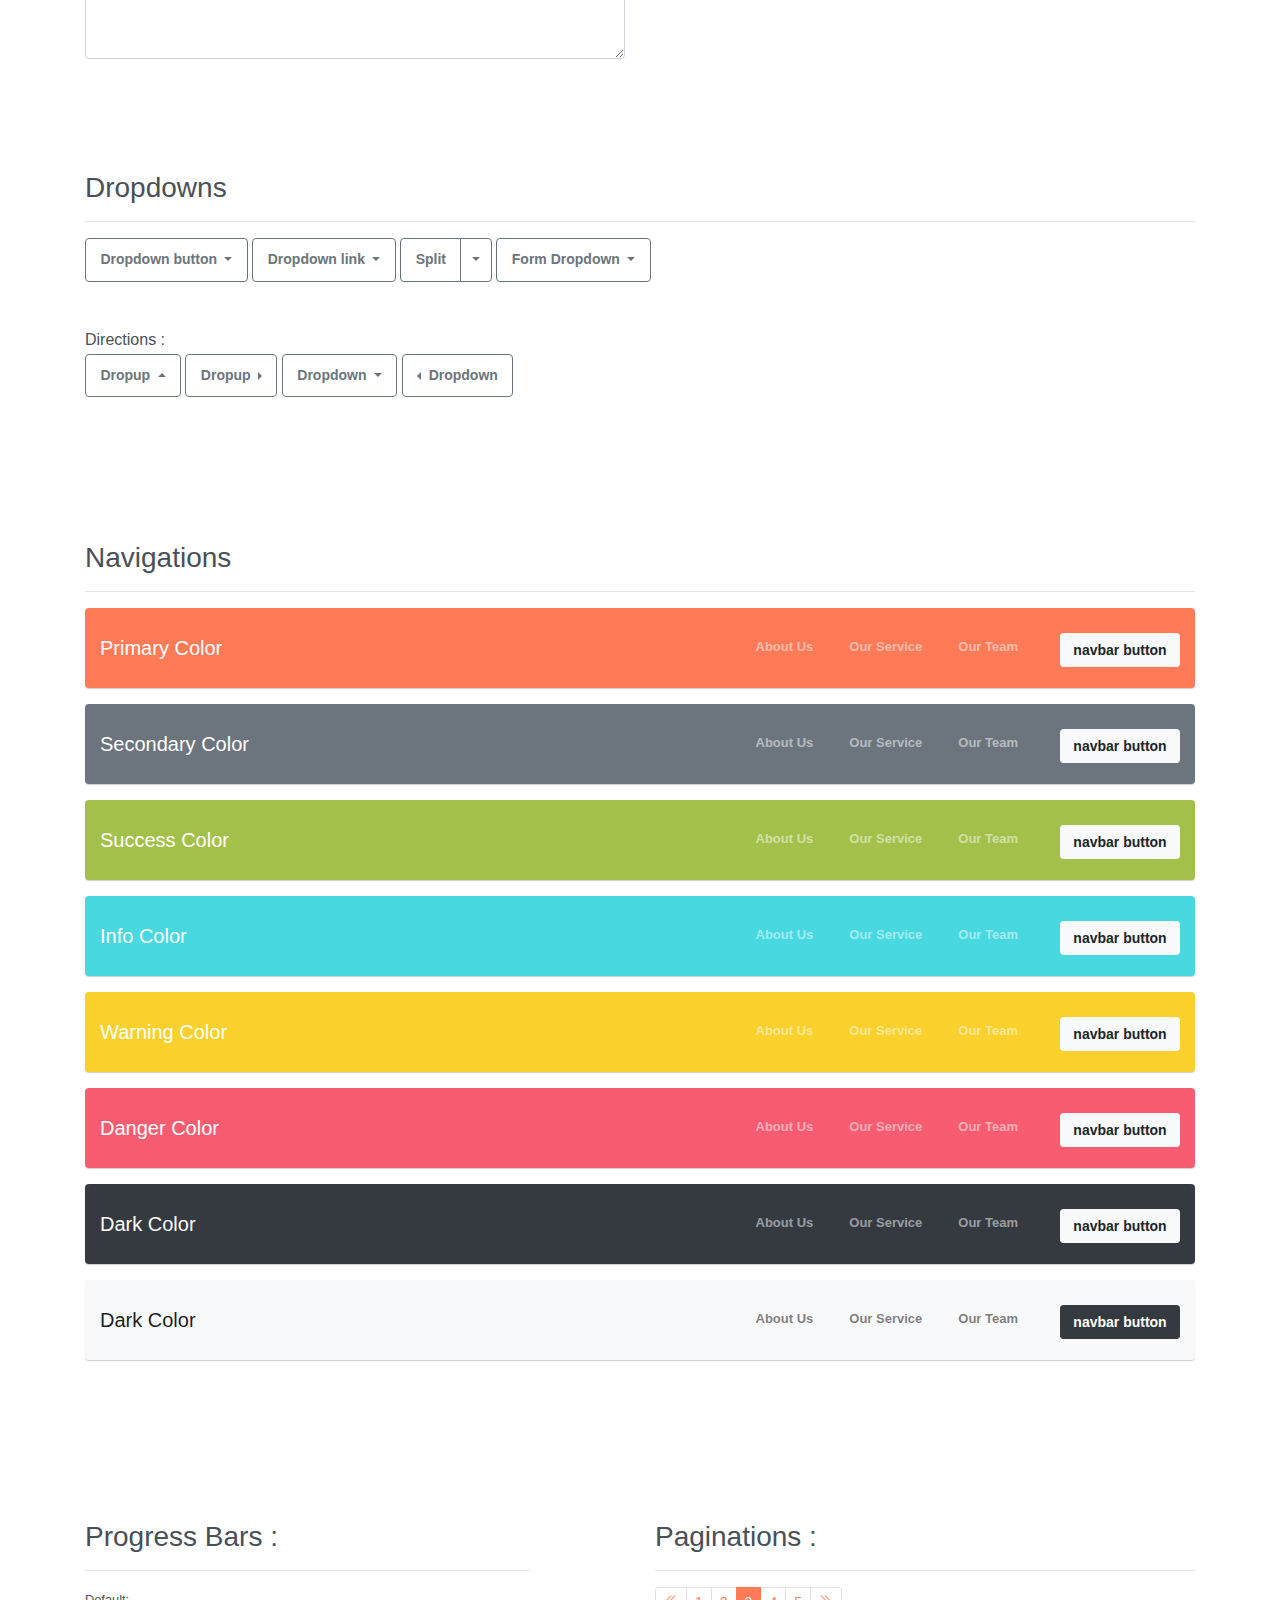
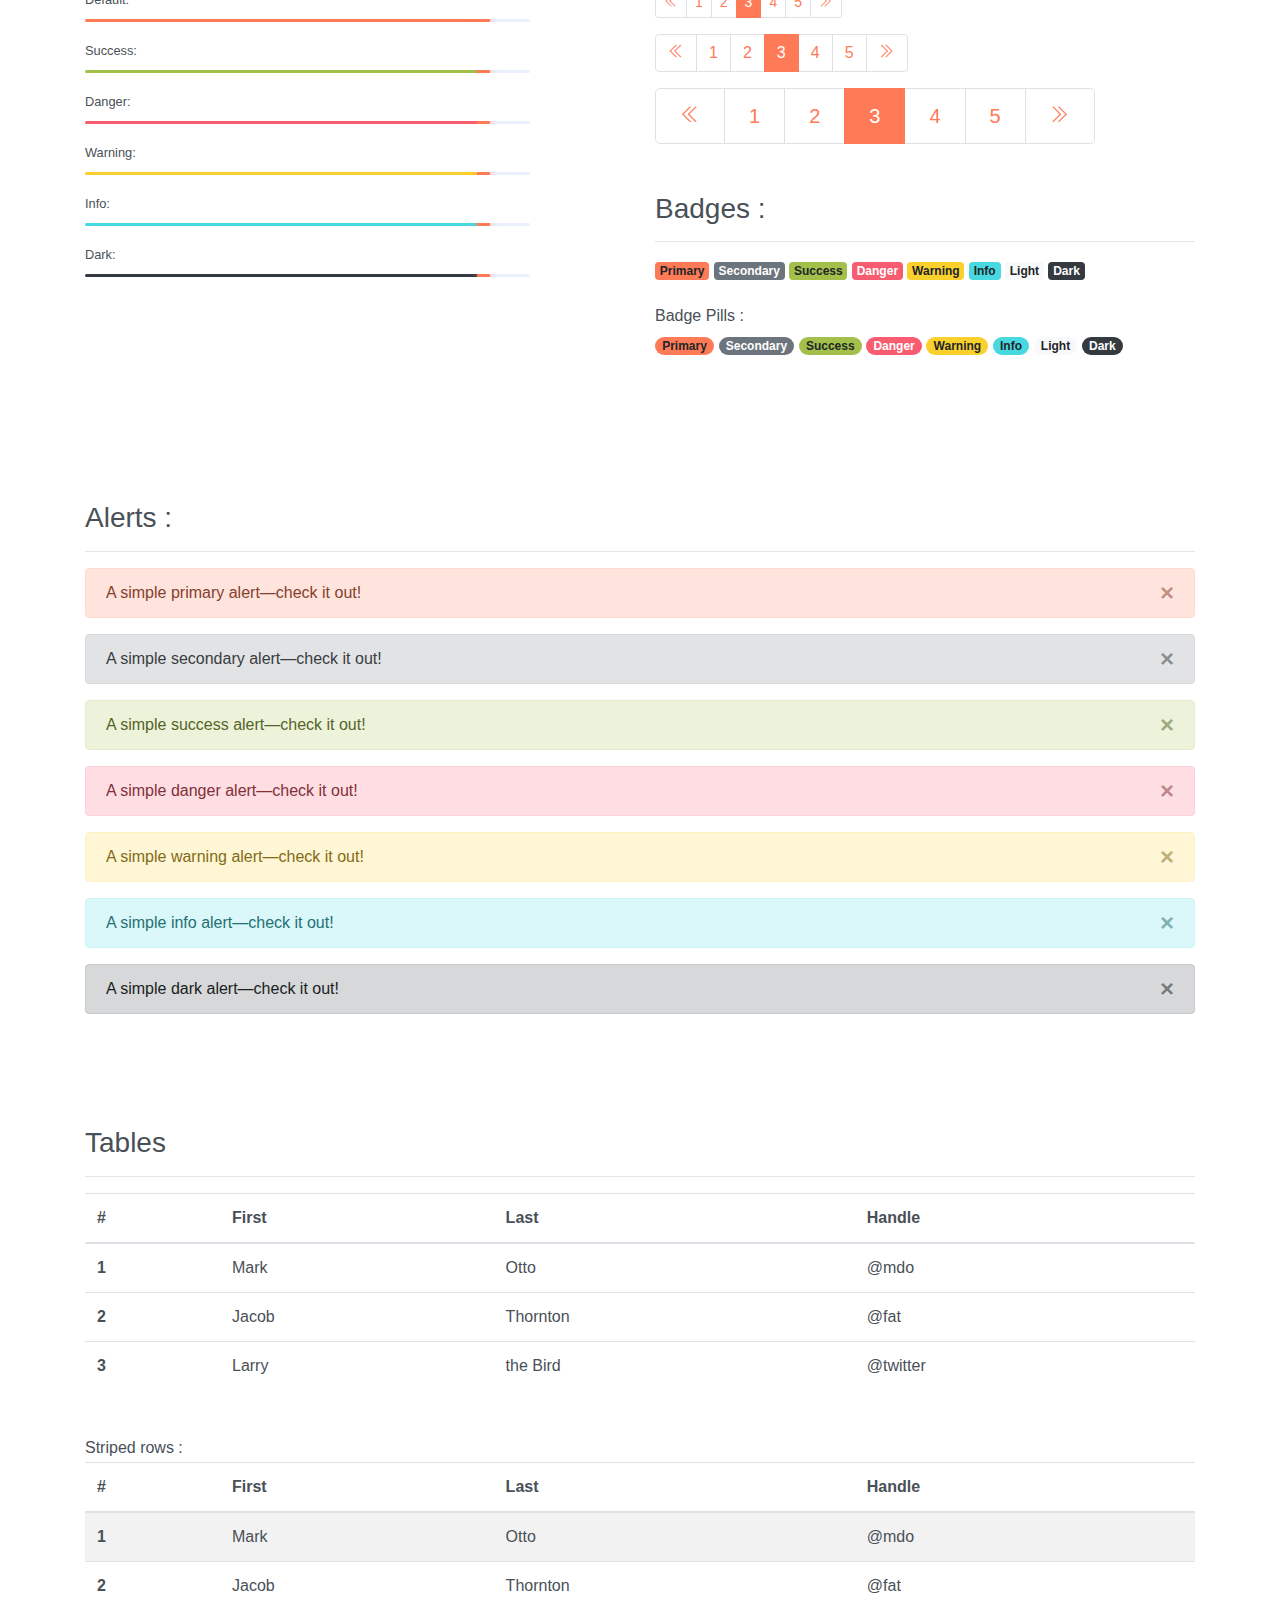
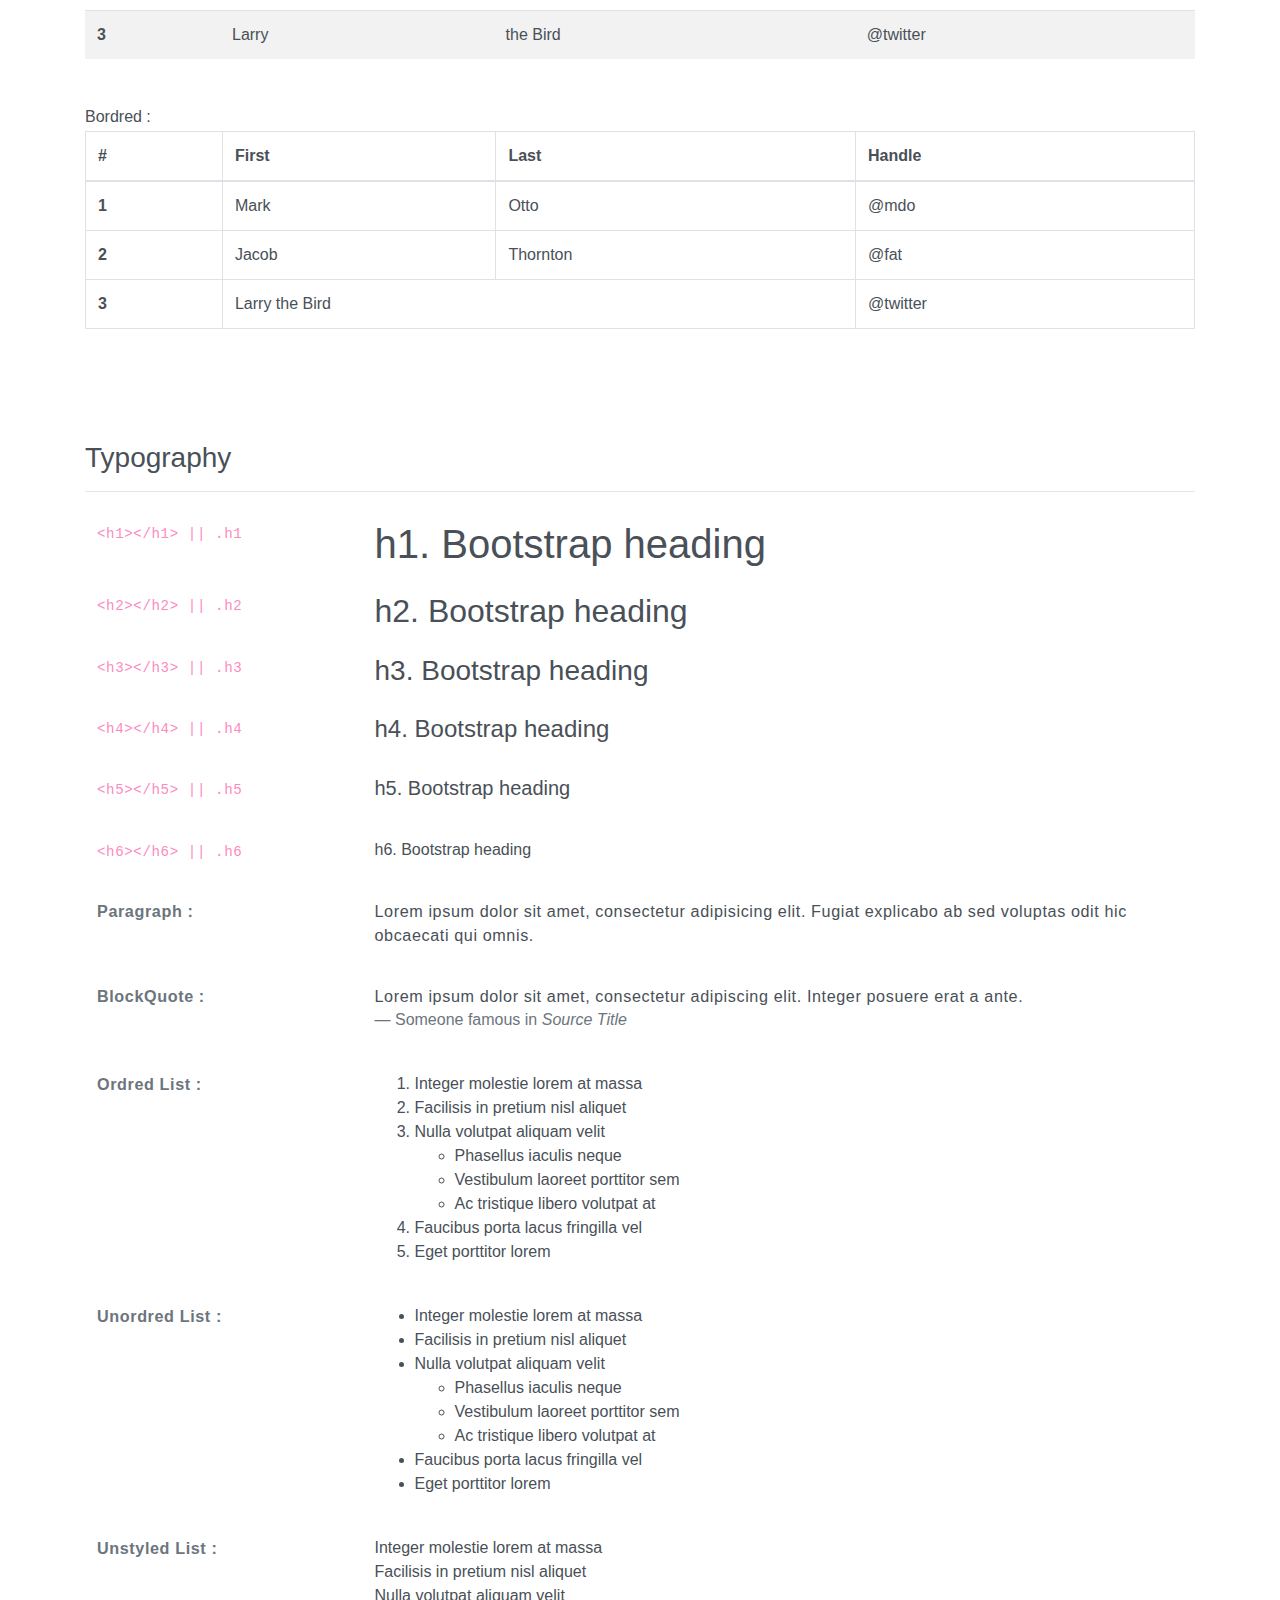
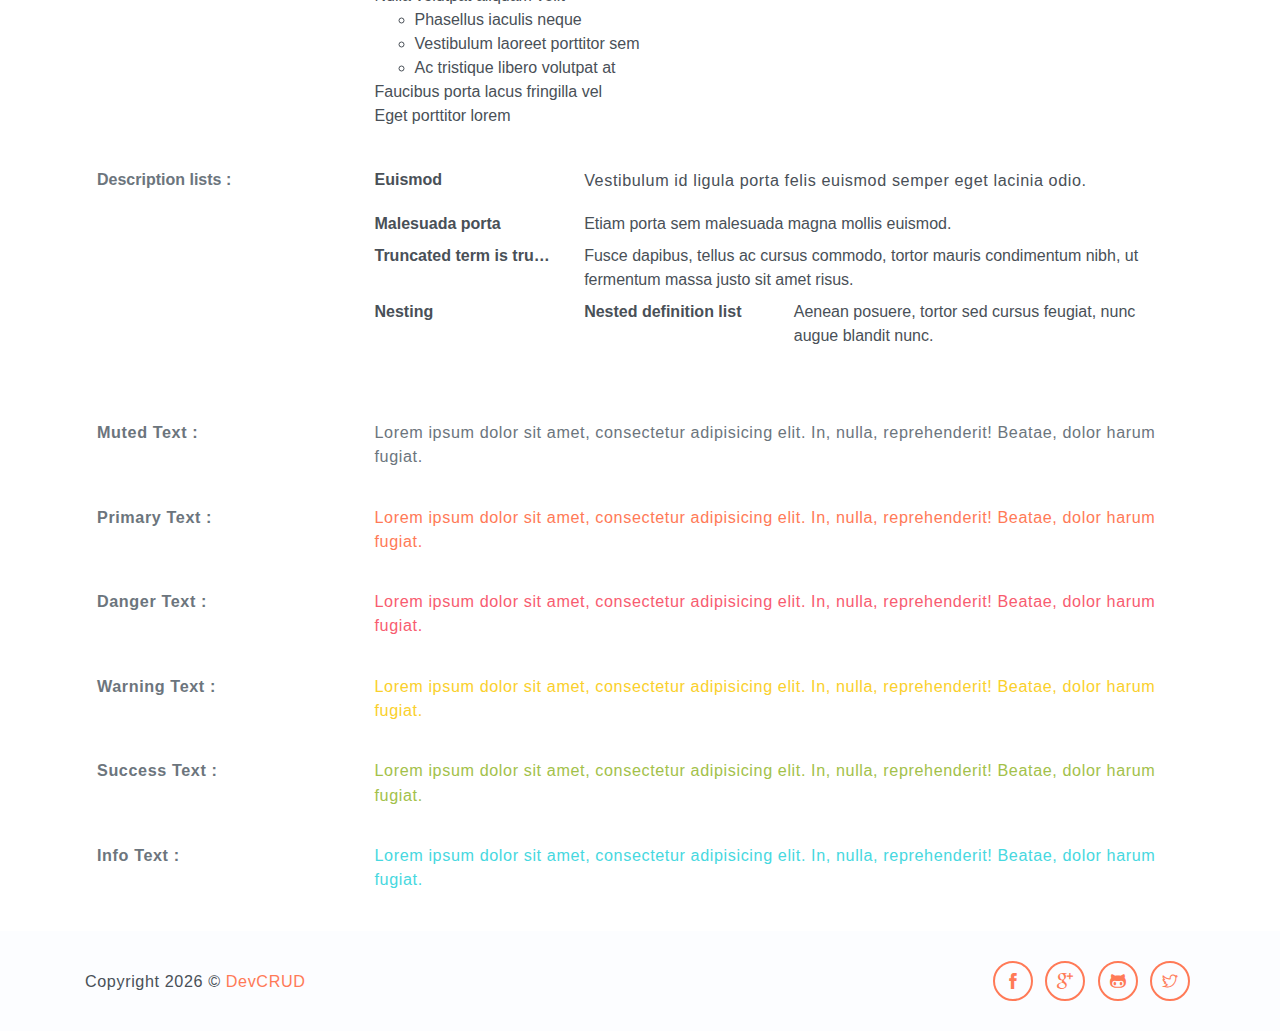
<file: docs/components.html>
<!DOCTYPE html>
<html lang="en">
<head>
   <meta charset="utf-8">
   <meta name="viewport" content="width=device-width, initial-scale=1, shrink-to-fit=no">
   <meta name="description" content="Start your development with Steller landing page.">
   <meta name="author" content="Devcrud">
   <title>Steller | Components</title>
   <!-- font icons -->
   <link rel="stylesheet" type='text/css' href="../static/assets/vendors/themify-icons/css/themify-icons.css">
   <!-- Bootstrap + Steller  -->
   <link rel="stylesheet" type='text/css' href="../static/assets/css/steller.css">
</head>
<body>

   <!-- Page Header -->
   <header class="header header-mini"> 
      <div class="header-title">Components</div> 
      <nav aria-label="breadcrumb">
         <ol class="breadcrumb">
            <li class="breadcrumb-item"><a href="/">Home</a></li>
            <li class="breadcrumb-item active" aria-current="page">Components</li>
         </ol>
      </nav>
   </header> <!-- End Of Page Header -->

   <!-- main content -->
   <div class="container">

      <!-- Buttons -->
      <h3 class="mt-5">Buttons</h3>
      <hr>
      <h6 class="section-secondary-title">Styles :</h6>
      <button class="btn btn-primary">Default</button>
      <button class="btn btn-outline-primary">outline</button>
      <button class="btn btn-primary rounded">Rounded</button>
      <button class="btn btn-primary rounded"><i class="ti-thumb-up pr-1"></i> With Icon</button>
      <button class="btn btn-primary circle"><i class="ti-heart"></i></button>

      <h6 class="section-secondary-title mt-5">Sizes :</h6>
      <button class="btn btn-primary btn-lg">Large</button>
      <button class="btn btn-primary ">Regular</button>
      <button class="btn btn-primary btn-sm">Small</button>
      <button class="btn btn-primary w-sm ml-3">w-sm</button>
      <button class="btn btn-primary w-md">w-md</button>
      <button class="btn btn-primary w-lg">w-lg</button>

      <h6 class="section-secondary-title mt-5">Colors :</h6>          
      <button type="button" class="btn btn-primary">Primary</button>
      <button type="button" class="btn btn-secondary">Secondary</button>
      <button type="button" class="btn btn-success">Success</button>
      <button type="button" class="btn btn-danger">Danger</button>
      <button type="button" class="btn btn-warning">Warning</button>
      <button type="button" class="btn btn-info">Info</button>
      <button type="button" class="btn btn-light">Light</button>
      <button type="button" class="btn btn-dark">Dark</button>

      <h6 class="section-secondary-title mt-5">Buttons Tags :</h6>
      <button class="btn btn-primary" type="submit">Button</button>
      <input class="btn btn-primary" type="button" value="Input">
      <input class="btn btn-primary" type="submit" value="Submit">
      <input class="btn btn-primary" type="reset" value="Reset">
      
      <!-- devider -->
      <div class="py-5"></div>

      <!-- Inputs -->
      <h3>Inputs</h3>
      <hr>
      <div class="row mt-5">
         <div class="col-md-6">
            <h6 class="section-secondary-title">Form controls :</h6>        
            <div class="form-group">
               <input type="email" class="form-control" id="exampleFormControlInput1" placeholder="Email address">
            </div>
            <div class="form-group">
               <input type="date" class="form-control" id="exampleFormControlInput1" placeholder="Date">
            </div>
            <div class="form-group">
               <input class="form-control" type="text" placeholder="Readonly input here…" readonly>
            </div>
            <div class="form-group">
               <input class="form-control" id="disabledInput" type="text" placeholder="Disabled input here..." disabled>
            </div>
            <div class="form-group">
               <select class="form-control" id="exampleFormControlSelect1">
                  <option>Example select</option>
                  <option>1</option>
                  <option>2</option>
                  <option>3</option>
                  <option>4</option>
                  <option>5</option>
               </select>
            </div>
            <div class="form-group">
               <select multiple class="form-control" id="exampleFormControlSelect2">
                  <option>Example multiple select</option>
                  <option>1</option>
                  <option>2</option>
                  <option>3</option>
                  <option>4</option>
                  <option>5</option>
               </select>
            </div>
            <div class="form-group">
               <textarea class="form-control" id="exampleFormControlTextarea1" rows="3" placeholder="Example textarea"></textarea>
            </div>
         </div>
         <div class="col-md-6">
            <h6 class="section-secondary-title">Sizes :</h6>    
            <div class="form-group">
               <input class="form-control form-control-lg" type="text" placeholder=".form-control-lg">             
            </div>
            <div class="form-group">
               <input class="form-control" type="text" placeholder="Default input">
            </div>
            <div class="form-group">
               <input class="form-control form-control-sm" type="text" placeholder=".form-control-sm"> 
            </div>
         </div>
      </div> <!-- end of inputs -->   

      <!-- devider -->
      <div class="py-5"></div>             

      <!-- Dropdowns -->
      <h3 class="components-section-title font-weight-normal">Dropdowns</h3>
      <hr>
      <div class="dropdown d-inline-block">
         <button class="btn btn-outline-secondary dropdown-toggle" type="button" id="dropdownMenuButton" data-toggle="dropdown" aria-haspopup="true" aria-expanded="false">
         Dropdown button
         </button>
         <div class="dropdown-menu" aria-labelledby="dropdownMenuButton">
         <a class="dropdown-item" href="#">Action</a>
         <a class="dropdown-item" href="#">Another action</a>
         <a class="dropdown-item" href="#">Something else here</a>
         </div>
      </div>
      <div class="dropdown d-inline-block">
         <a class="btn btn-outline-secondary dropdown-toggle" href="#" role="button" id="dropdownMenuLink" data-toggle="dropdown" aria-haspopup="true" aria-expanded="false">
            Dropdown link
         </a>
         <div class="dropdown-menu" aria-labelledby="dropdownMenuLink">
            <a class="dropdown-item" href="#">Action</a>
            <a class="dropdown-item" href="#">Another action</a>
            <a class="dropdown-item" href="#">Something else here</a>
         </div>
      </div>
      <div class="btn-group">
         <button type="button" class="btn btn-outline-secondary">Split</button>
         <button type="button" class="btn btn-outline-secondary dropdown-toggle dropdown-toggle-split" data-toggle="dropdown" aria-haspopup="true" aria-expanded="false">
         <span class="sr-only">Toggle Dropdown</span>
         </button>
         <div class="dropdown-menu">
            <a class="dropdown-item" href="#">Action</a>
            <a class="dropdown-item" href="#">Another action</a>
            <a class="dropdown-item" href="#">Something else here</a>
            <div class="dropdown-divider"></div>
            <a class="dropdown-item" href="#">Separated link</a>
         </div>
      </div>
      <div class="btn-group">
         <button class="btn btn-outline-secondary dropdown-toggle" type="button" id="dropdownMenuButton" data-toggle="dropdown" aria-haspopup="true" aria-expanded="false">
            Form Dropdown
         </button>
         <div class="dropdown-menu form">
            <form class="px-4 py-3">
               <div class="form-group">
                  <input type="email" class="form-control" id="exampleDropdownFormEmail1" placeholder="email@example.com">
               </div>
               <div class="form-group">
                  <input type="password" class="form-control" id="exampleDropdownFormPassword1" placeholder="Password">
               </div>
               <div class="form-check mb-3">
                  <input type="checkbox" class="form-check-input" id="dropdownCheck">
                  <label class="form-check-label" for="dropdownCheck">
                     Remember me
                  </label>
               </div>
               <button type="submit" class="btn btn-primary btn-block">Sign in</button>
            </form>
            <div class="dropdown-divider"></div>
            <a class="dropdown-item" href="#"><small>New around here? Sign up</small></a>
            <a class="dropdown-item" href="#"><small>Forgot password?</small></a>
         </div>
      </div>       
      <h6 class="section-secondary-title mt-5">Directions :</h6>  
      <div class="btn-group dropup">
         <button type="button" class="btn btn-outline-secondary dropdown-toggle" data-toggle="dropdown" aria-haspopup="true" aria-expanded="false">
            Dropup
         </button>
         <div class="dropdown-menu">
            <a class="dropdown-item" href="#">Action</a>
            <a class="dropdown-item" href="#">Another action</a>
            <a class="dropdown-item" href="#">Something else here</a>
            <div class="dropdown-divider"></div>
            <a class="dropdown-item" href="#">Separated link</a>
         </div>
      </div>
      <div class="btn-group dropright">
         <button type="button" class="btn btn-outline-secondary dropdown-toggle" data-toggle="dropdown" aria-haspopup="true" aria-expanded="false">
            Dropup
         </button>
         <div class="dropdown-menu">
            <a class="dropdown-item" href="#">Action</a>
            <a class="dropdown-item" href="#">Another action</a>
            <a class="dropdown-item" href="#">Something else here</a>
            <div class="dropdown-divider"></div>
            <a class="dropdown-item" href="#">Separated link</a>
         </div>
      </div>
      <div class="btn-group">
         <button type="button" class="btn btn-outline-secondary dropdown-toggle" data-toggle="dropdown" aria-haspopup="true" aria-expanded="false">
            Dropdown
         </button>
         <div class="dropdown-menu">
            <a class="dropdown-item" href="#">Action</a>
            <a class="dropdown-item" href="#">Another action</a>
            <a class="dropdown-item" href="#">Something else here</a>
            <div class="dropdown-divider"></div>
            <a class="dropdown-item" href="#">Separated link</a>
         </div>
      </div>
      <div class="btn-group dropleft">
         <button type="button" class="btn btn-outline-secondary dropdown-toggle" data-toggle="dropdown" aria-haspopup="true" aria-expanded="false">
            Dropdown
         </button>
         <div class="dropdown-menu">
            <a class="dropdown-item" href="#">Action</a>
            <a class="dropdown-item" href="#">Another action</a>
            <a class="dropdown-item" href="#">Something else here</a>
            <div class="dropdown-divider"></div>
            <a class="dropdown-item" href="#">Separated link</a>
         </div>
      </div> <!-- end of Dropdowns -->  

      <!-- devider -->
      <div class="py-5"></div>   

      <!-- navbars -->
      <h3 class="components-section-title font-weight-normal mt-5">Navigations</h3>
      <hr>
      <nav class="navbar navbar-expand-sm navbar-dark bg-primary rounded shadow mb-3">
         <div class="container">
            <a class="navbar-brand" href="#">Primary Color</a>
            <button class="navbar-toggler ml-auto" type="button" data-toggle="collapse" data-target="#navbarSupportedContent" aria-controls="navbarSupportedContent" aria-expanded="false" aria-label="Toggle navigation">
            <span class="navbar-toggler-icon"></span>
            </button>
            <div class="collapse navbar-collapse" id="navbarSupportedContent">
               <ul class="navbar-nav ml-auto"> 
                  <li class="nav-item">
                     <a class="nav-link" href="#about">About Us</a>
                  </li>
                  <li class="nav-item">
                     <a class="nav-link" href="#service">Our Service</a>
                  </li>
                  <li class="nav-item">
                     <a class="nav-link" href="#team">Our Team</a>
                  </li>
                  <li class="nav-item">
                     <a href="#book-table" class="ml-4 mt-1 btn btn-light btn-sm">navbar button</a>
                  </li>
               </ul>                       
            </div>
         </div>
      </nav>
      <nav class="navbar navbar-expand-sm navbar-dark bg-secondary rounded shadow mb-3">
         <div class="container">
            <a class="navbar-brand" href="#">Secondary Color</a>
            <button class="navbar-toggler ml-auto" type="button" data-toggle="collapse" data-target="#navbarSupportedContent" aria-controls="navbarSupportedContent" aria-expanded="false" aria-label="Toggle navigation">
            <span class="navbar-toggler-icon"></span>
            </button>
            <div class="collapse navbar-collapse" id="navbarSupportedContent">
               <ul class="navbar-nav ml-auto"> 
                  <li class="nav-item">
                     <a class="nav-link" href="#about">About Us</a>
                  </li>
                  <li class="nav-item">
                     <a class="nav-link" href="#service">Our Service</a>
                  </li>
                  <li class="nav-item">
                     <a class="nav-link" href="#team">Our Team</a>
                  </li>
                  <li class="nav-item">
                     <a href="#book-table" class="ml-4 mt-1 btn btn-light btn-sm">navbar button</a>
                  </li>
               </ul>                       
            </div>
         </div>
      </nav>
      <nav class="navbar navbar-expand-sm navbar-dark bg-success rounded shadow mb-3">
         <div class="container">
            <a class="navbar-brand" href="#">Success Color</a>
            <button class="navbar-toggler ml-auto" type="button" data-toggle="collapse" data-target="#navbarSupportedContent" aria-controls="navbarSupportedContent" aria-expanded="false" aria-label="Toggle navigation">
            <span class="navbar-toggler-icon"></span>
            </button>
            <div class="collapse navbar-collapse" id="navbarSupportedContent">
               <ul class="navbar-nav ml-auto"> 
                  <li class="nav-item">
                     <a class="nav-link" href="#about">About Us</a>
                  </li>
                  <li class="nav-item">
                     <a class="nav-link" href="#service">Our Service</a>
                  </li>
                  <li class="nav-item">
                     <a class="nav-link" href="#team">Our Team</a>
                  </li>
                  <li class="nav-item">
                     <a href="#book-table" class="ml-4 mt-1 btn btn-light btn-sm">navbar button</a>
                  </li>
               </ul>                       
            </div>
         </div>
      </nav>
      <nav class="navbar navbar-expand-sm navbar-dark bg-info rounded shadow mb-3">
         <div class="container">
            <a class="navbar-brand" href="#">Info Color</a>
            <button class="navbar-toggler ml-auto" type="button" data-toggle="collapse" data-target="#navbarSupportedContent" aria-controls="navbarSupportedContent" aria-expanded="false" aria-label="Toggle navigation">
            <span class="navbar-toggler-icon"></span>
            </button>
            <div class="collapse navbar-collapse" id="navbarSupportedContent">
               <ul class="navbar-nav ml-auto"> 
                  <li class="nav-item">
                     <a class="nav-link" href="#about">About Us</a>
                  </li>
                  <li class="nav-item">
                     <a class="nav-link" href="#service">Our Service</a>
                  </li>
                  <li class="nav-item">
                     <a class="nav-link" href="#team">Our Team</a>
                  </li>
                  <li class="nav-item">
                     <a href="#book-table" class="ml-4 mt-1 btn btn-light btn-sm">navbar button</a>
                  </li>
               </ul>                       
            </div>
         </div>
      </nav>
      <nav class="navbar navbar-expand-sm navbar-dark bg-warning rounded shadow mb-3">
         <div class="container">
            <a class="navbar-brand" href="#">Warning Color</a>
            <button class="navbar-toggler ml-auto" type="button" data-toggle="collapse" data-target="#navbarSupportedContent" aria-controls="navbarSupportedContent" aria-expanded="false" aria-label="Toggle navigation">
            <span class="navbar-toggler-icon"></span>
            </button>
            <div class="collapse navbar-collapse" id="navbarSupportedContent">
               <ul class="navbar-nav ml-auto"> 
                  <li class="nav-item">
                     <a class="nav-link" href="#about">About Us</a>
                  </li>
                  <li class="nav-item">
                     <a class="nav-link" href="#service">Our Service</a>
                  </li>
                  <li class="nav-item">
                     <a class="nav-link" href="#team">Our Team</a>
                  </li>
                  <li class="nav-item">
                     <a href="#book-table" class="ml-4 mt-1 btn btn-light btn-sm">navbar button</a>
                  </li>
               </ul>                       
            </div>
         </div>
      </nav>
      <nav class="navbar navbar-expand-sm navbar-dark bg-danger rounded shadow mb-3">
         <div class="container">
            <a class="navbar-brand" href="#">Danger Color</a>
            <button class="navbar-toggler ml-auto" type="button" data-toggle="collapse" data-target="#navbarSupportedContent" aria-controls="navbarSupportedContent" aria-expanded="false" aria-label="Toggle navigation">
            <span class="navbar-toggler-icon"></span>
            </button>
            <div class="collapse navbar-collapse" id="navbarSupportedContent">
               <ul class="navbar-nav ml-auto"> 
                  <li class="nav-item">
                     <a class="nav-link" href="#about">About Us</a>
                  </li>
                  <li class="nav-item">
                     <a class="nav-link" href="#service">Our Service</a>
                  </li>
                  <li class="nav-item">
                     <a class="nav-link" href="#team">Our Team</a>
                  </li>
                  <li class="nav-item">
                     <a href="#book-table" class="ml-4 mt-1 btn btn-light btn-sm">navbar button</a>
                  </li>
               </ul>                       
            </div>
         </div>
      </nav>
      <nav class="navbar navbar-expand-sm navbar-dark bg-dark rounded shadow mb-3">
         <div class="container">
            <a class="navbar-brand" href="#">Dark Color</a>
            <button class="navbar-toggler ml-auto" type="button" data-toggle="collapse" data-target="#navbarSupportedContent" aria-controls="navbarSupportedContent" aria-expanded="false" aria-label="Toggle navigation">
            <span class="navbar-toggler-icon"></span>
            </button>
            <div class="collapse navbar-collapse" id="navbarSupportedContent">
               <ul class="navbar-nav ml-auto"> 
                  <li class="nav-item">
                     <a class="nav-link" href="#about">About Us</a>
                  </li>
                  <li class="nav-item">
                     <a class="nav-link" href="#service">Our Service</a>
                  </li>
                  <li class="nav-item">
                     <a class="nav-link" href="#team">Our Team</a>
                  </li>
                  <li class="nav-item">
                     <a href="#book-table" class="ml-4 mt-1 btn btn-light btn-sm">navbar button</a>
                  </li>
               </ul>                       
            </div>
         </div>
      </nav>
      <nav class="navbar navbar-expand-sm navbar-light bg-light rounded shadow mb-3">
         <div class="container">
            <a class="navbar-brand" href="#">Dark Color</a>
            <button class="navbar-toggler ml-auto" type="button" data-toggle="collapse" data-target="#navbarSupportedContent" aria-controls="navbarSupportedContent" aria-expanded="false" aria-label="Toggle navigation">
            <span class="navbar-toggler-icon"></span>
            </button>
            <div class="collapse navbar-collapse" id="navbarSupportedContent">
               <ul class="navbar-nav ml-auto"> 
                  <li class="nav-item">
                     <a class="nav-link" href="#about">About Us</a>
                  </li>
                  <li class="nav-item">
                     <a class="nav-link" href="#service">Our Service</a>
                  </li>
                  <li class="nav-item">
                     <a class="nav-link" href="#team">Our Team</a>
                  </li>
                  <li class="nav-item">
                     <a href="#book-table" class="ml-4 mt-1 btn btn-dark btn-sm">navbar button</a>
                  </li>
               </ul>                       
            </div>
         </div>
      </nav>
      <!-- End of navbars -->

      <!-- devider -->
      <div class="py-5"></div>   
      
      <!-- progress bars -->
      <div class="row justify-content-between">
         <div class="col-md-5">
            <h3 class="components-section-title font-weight-normal mt-5">Progress Bars :</h3>
            <hr>
            <small>Default: </small>
            <div class="progress mt-2 mb-3">
               <div class="progress-bar" role="progressbar" style="width: 90%" aria-valuenow="25" aria-valuemin="0" aria-valuemax="100"><span>90%</span></div>
            </div>
            <small>Success:</small>
            <div class="progress mt-2 mb-3">
               <div class="progress-bar bg-success" role="progressbar" style="width: 90%" aria-valuenow="25" aria-valuemin="0" aria-valuemax="100"><span>90%</span></div>
            </div>
            <small>Danger:</small>
            <div class="progress mt-2 mb-3">
               <div class="progress-bar bg-danger" role="progressbar" style="width: 90%" aria-valuenow="25" aria-valuemin="0" aria-valuemax="100"><span>90%</span></div>
            </div>
            <small>Warning:</small>
            <div class="progress mt-2 mb-3">
               <div class="progress-bar bg-warning" role="progressbar" style="width: 90%" aria-valuenow="25" aria-valuemin="0" aria-valuemax="100"><span>90%</span></div>
            </div>
            <small>Info:</small>
            <div class="progress mt-2 mb-3">
               <div class="progress-bar bg-info" role="progressbar" style="width: 90%" aria-valuenow="25" aria-valuemin="0" aria-valuemax="100"><span>90%</span></div>
            </div>
            <small>Dark:</small>
            <div class="progress mt-2 mb-3">
               <div class="progress-bar bg-dark" role="progressbar" style="width: 90%" aria-valuenow="25" aria-valuemin="0" aria-valuemax="100"><span>90%</span></div>
            </div>
         </div>
         <div class="col-md-6">
            <h3 class="components-section-title font-weight-normal mt-5">Paginations :</h3>
            <hr>
            <nav aria-label="Page navigation example">
               <ul class="pagination pagination-sm">
                  <li class="page-item"><a class="page-link" href="#"><i class="ti-angle-double-left"></i></a></li>
                  <li class="page-item"><a class="page-link" href="#">1</a></li>
                  <li class="page-item"><a class="page-link" href="#">2</a></li>
                  <li class="page-item active"><a class="page-link" href="#">3</a></li>
                  <li class="page-item"><a class="page-link" href="#">4</a></li>
                  <li class="page-item"><a class="page-link" href="#">5</a></li>
                  <li class="page-item"><a class="page-link" href="#"><i class="ti-angle-double-right"></i></a></li>
               </ul>
            </nav>
            <nav aria-label="Page navigation example">
               <ul class="pagination">
               <li class="page-item"><a class="page-link" href="#"><i class="ti-angle-double-left"></i></a></li>
                  <li class="page-item"><a class="page-link" href="#">1</a></li>
                  <li class="page-item"><a class="page-link" href="#">2</a></li>
                  <li class="page-item active"><a class="page-link" href="#">3</a></li>
                  <li class="page-item"><a class="page-link" href="#">4</a></li>
                  <li class="page-item"><a class="page-link" href="#">5</a></li>
                  <li class="page-item"><a class="page-link" href="#"><i class="ti-angle-double-right"></i></a></li>
               </ul>
            </nav>
            <nav aria-label="Page navigation example">
               <ul class="pagination pagination-lg">
                  <li class="page-item"><a class="page-link" href="#"><i class="ti-angle-double-left"></i></a></li>
                  <li class="page-item"><a class="page-link" href="#">1</a></li>
                  <li class="page-item"><a class="page-link" href="#">2</a></li>
                  <li class="page-item active"><a class="page-link" href="#">3</a></li>
                  <li class="page-item"><a class="page-link" href="#">4</a></li>
                  <li class="page-item"><a class="page-link" href="#">5</a></li>
                  <li class="page-item"><a class="page-link" href="#"><i class="ti-angle-double-right"></i></a></li>
               </ul>
            </nav>

            <!-- Badges -->
            <h3 class="components-section-title font-weight-normal mt-5">Badges :</h3>
            <hr>
            <span class="badge badge-primary">Primary</span>
            <span class="badge badge-secondary">Secondary</span>
            <span class="badge badge-success">Success</span>
            <span class="badge badge-danger">Danger</span>
            <span class="badge badge-warning">Warning</span>
            <span class="badge badge-info">Info</span>
            <span class="badge badge-light">Light</span>
            <span class="badge badge-dark">Dark</span>
            <h6 class="section-secondary-title mt-4 mb-2">Badge Pills :</h6>
            <span class="badge badge-pill badge-primary">Primary</span>
            <span class="badge badge-pill badge-secondary">Secondary</span>
            <span class="badge badge-pill badge-success">Success</span>
            <span class="badge badge-pill badge-danger">Danger</span>
            <span class="badge badge-pill badge-warning">Warning</span>
            <span class="badge badge-pill badge-info">Info</span>
            <span class="badge badge-pill badge-light">Light</span>
            <span class="badge badge-pill badge-dark">Dark</span>
         </div>
      </div> <!-- End of Progress bars -->

      <!-- devider -->
      <div class="py-5"></div>  

      <!-- Alerts -->
      <h3 class="components-section-title font-weight-normal mt-5">Alerts :</h3>
      <hr>
      <div class="alert alert-primary alert-dismissible fade show" role="alert">
         A simple primary alert—check it out!
         <button type="button" class="close" data-dismiss="alert" aria-label="Close">
            <span aria-hidden="true">&times;</span>
         </button>
      </div>
      <div class="alert alert-secondary alert-dismissible fade show" role="alert">
         A simple secondary alert—check it out!
         <button type="button" class="close" data-dismiss="alert" aria-label="Close">
            <span aria-hidden="true">&times;</span>
         </button>
      </div>
      <div class="alert alert-success alert-dismissible fade show" role="alert">
         A simple success alert—check it out!
         <button type="button" class="close" data-dismiss="alert" aria-label="Close">
            <span aria-hidden="true">&times;</span>
         </button>
      </div>
      <div class="alert alert-danger alert-dismissible fade show" role="alert">
         A simple danger alert—check it out!
         <button type="button" class="close" data-dismiss="alert" aria-label="Close">
            <span aria-hidden="true">&times;</span>
         </button>
      </div>
      <div class="alert alert-warning alert-dismissible fade show" role="alert">
         A simple warning alert—check it out!
         <button type="button" class="close" data-dismiss="alert" aria-label="Close">
            <span aria-hidden="true">&times;</span>
         </button>
      </div>
      <div class="alert alert-info alert-dismissible fade show" role="alert">
         A simple info alert—check it out!
         <button type="button" class="close" data-dismiss="alert" aria-label="Close">
            <span aria-hidden="true">&times;</span>
         </button>
      </div>
      <div class="alert alert-dark alert-dismissible fade show" role="alert">
         A simple dark alert—check it out!
         <button type="button" class="close" data-dismiss="alert" aria-label="Close">
            <span aria-hidden="true">&times;</span>
         </button>
      </div>
      <!-- end of alerts -->

      <!-- devider -->
      <div class="py-5"></div> 
   
      <!-- tables -->
      <h3 class="components-section-title">Tables</h3>
      <hr>
      <table class="table">
         <thead>
            <tr>
               <th scope="col">#</th>
               <th scope="col">First</th>
               <th scope="col">Last</th>
               <th scope="col">Handle</th>
            </tr>
         </thead>
         <tbody>
            <tr>
               <th scope="row">1</th>
               <td>Mark</td>
               <td>Otto</td>
               <td>@mdo</td>
            </tr>
            <tr>
               <th scope="row">2</th>
               <td>Jacob</td>
               <td>Thornton</td>
               <td>@fat</td>
            </tr>
            <tr>
               <th scope="row">3</th>
               <td>Larry</td>
               <td>the Bird</td>
               <td>@twitter</td>
            </tr>
         </tbody>
      </table>

      <h6 class="section-secondary-title mt-5">Striped rows :</h6>
      <table class="table table-striped">
         <thead>
            <tr>
               <th scope="col">#</th>
               <th scope="col">First</th>
               <th scope="col">Last</th>
               <th scope="col">Handle</th>
            </tr>
         </thead>
         <tbody>
            <tr>
               <th scope="row">1</th>
               <td>Mark</td>
               <td>Otto</td>
               <td>@mdo</td>
            </tr>
            <tr>
               <th scope="row">2</th>
               <td>Jacob</td>
               <td>Thornton</td>
               <td>@fat</td>
            </tr>
            <tr>
               <th scope="row">3</th>
               <td>Larry</td>
               <td>the Bird</td>
               <td>@twitter</td>
            </tr>
         </tbody>
      </table>

      <h6 class="section-secondary-title mt-5">Bordred :</h6>
      <table class="table table-bordered">
         <thead>
            <tr>
               <th scope="col">#</th>
               <th scope="col">First</th>
               <th scope="col">Last</th>
               <th scope="col">Handle</th>
            </tr>
         </thead>
         <tbody>
            <tr>
               <th scope="row">1</th>
               <td>Mark</td>
               <td>Otto</td>
               <td>@mdo</td>
            </tr>
            <tr>
               <th scope="row">2</th>
               <td>Jacob</td>
               <td>Thornton</td>
               <td>@fat</td>
            </tr>
            <tr>
               <th scope="row">3</th>
               <td colspan="2">Larry the Bird</td>
               <td>@twitter</td>
            </tr>
         </tbody>
      </table>
      <!-- end of tables -->

      <!-- devider -->
      <div class="py-5"></div> 

      <!-- typography -->
      <h3 class="components-section-title">Typography</h3>
      <hr>
     
      <table class="table table-borderless v-align-center">
         <tbody>
            <tr>
               <td>
                  <p><code class="highlighter-rouge">&lt;h1&gt;&lt;/h1&gt; || .h1</code></p>
               </td>
               <td class="w-75"><span class="h1">h1. Bootstrap heading</span></td>
            </tr>
            <tr>
               <td>
                  <p><code class="highlighter-rouge">&lt;h2&gt;&lt;/h2&gt; || .h2</code></p>
               </td>
               <td><span class="h2">h2. Bootstrap heading</span></td>
            </tr>
            <tr>
               <td>
                  <p><code class="highlighter-rouge">&lt;h3&gt;&lt;/h3&gt; || .h3</code></p>
               </td>
               <td><span class="h3">h3. Bootstrap heading</span></td>
            </tr>
            <tr>
               <td>
                  <p><code class="highlighter-rouge">&lt;h4&gt;&lt;/h4&gt; || .h4</code></p>
               </td>
               <td><span class="h4">h4. Bootstrap heading</span></td>
            </tr>
            <tr>
               <td>
                  <p><code class="highlighter-rouge">&lt;h5&gt;&lt;/h5&gt; || .h5</code></p>
               </td>
               <td><span class="h5">h5. Bootstrap heading</span></td>
            </tr>
            <tr>
               <td>
                  <p><code class="highlighter-rouge">&lt;h6&gt;&lt;/h6&gt; || .h6</code></p>
               </td>
               <td><span class="h6">h6. Bootstrap heading</span></td>
            </tr>
            <tr>
               <td>
                  <p class="font-weight-bold text-muted">Paragraph :</p>
               </td>
               <td><p>Lorem ipsum dolor sit amet, consectetur adipisicing elit. Fugiat explicabo ab sed voluptas odit hic obcaecati qui omnis.</p></td>
            </tr>
            <tr>
               <td>
                  <p class="font-weight-bold text-muted">BlockQuote :</p>
               </td>
               <td>
                  <blockquote class="blockquote">
                     <p class="mb-0">Lorem ipsum dolor sit amet, consectetur adipiscing elit. Integer posuere erat a ante.</p>
                     <footer class="blockquote-footer">Someone famous in <cite title="Source Title">Source Title</cite></footer>
                  </blockquote>
               </td>
            </tr>

            <tr>
               <td><p class="font-weight-bold text-muted">Ordred List :</p></td>
               <td>
                  <ol>
                     <li>Integer molestie lorem at massa</li>
                     <li>Facilisis in pretium nisl aliquet</li>
                     <li>Nulla volutpat aliquam velit
                        <ul>
                           <li>Phasellus iaculis neque</li>
                           <li>Vestibulum laoreet porttitor sem</li>
                           <li>Ac tristique libero volutpat at</li>
                        </ul>
                     </li>
                     <li>Faucibus porta lacus fringilla vel</li>
                     <li>Eget porttitor lorem</li>
                  </ol>
               </td>
            </tr>
            <tr>
               <td><p class="font-weight-bold text-muted">Unordred List :</p></td>
               <td>
                  <ul >
                     <li>Integer molestie lorem at massa</li>
                     <li>Facilisis in pretium nisl aliquet</li>
                     <li>Nulla volutpat aliquam velit
                        <ul>
                           <li>Phasellus iaculis neque</li>
                           <li>Vestibulum laoreet porttitor sem</li>
                           <li>Ac tristique libero volutpat at</li>
                        </ul>
                     </li>
                     <li>Faucibus porta lacus fringilla vel</li>
                     <li>Eget porttitor lorem</li>
                  </ul>
               </td>
            </tr>
            <tr>
               <td><p class="font-weight-bold text-muted">Unstyled List :</p></td>
               <td>
                  <ul class="list-unstyled">
                     <li>Integer molestie lorem at massa</li>
                     <li>Facilisis in pretium nisl aliquet</li>
                     <li>Nulla volutpat aliquam velit
                        <ul>
                           <li>Phasellus iaculis neque</li>
                           <li>Vestibulum laoreet porttitor sem</li>
                           <li>Ac tristique libero volutpat at</li>
                        </ul>
                     </li>
                     <li>Faucibus porta lacus fringilla vel</li>
                     <li>Eget porttitor lorem</li>
                  </ul>
               </td>
            </tr>
            <tr>
               <td class="font-weight-bold text-muted">Description lists : </td>
               <td>
                  <dl class="row">
                     <dt class="col-sm-3">Euismod</dt>
                     <dd class="col-sm-9">
                        <p>Vestibulum id ligula porta felis euismod semper eget lacinia odio.</p>
                     </dd>

                     <dt class="col-sm-3">Malesuada porta</dt>
                     <dd class="col-sm-9">Etiam porta sem malesuada magna mollis euismod.</dd>

                     <dt class="col-sm-3 text-truncate">Truncated term is truncated</dt>
                     <dd class="col-sm-9">Fusce dapibus, tellus ac cursus commodo, tortor mauris condimentum nibh, ut fermentum massa justo sit amet risus.</dd>

                     <dt class="col-sm-3">Nesting</dt>
                     <dd class="col-sm-9">
                        <dl class="row">
                           <dt class="col-sm-4">Nested definition list</dt>
                           <dd class="col-sm-8">Aenean posuere, tortor sed cursus feugiat, nunc augue blandit nunc.</dd>
                        </dl>
                     </dd>
                  </dl>
               </td>
            </tr>
            <tr>
               <td>
                  <p class="font-weight-bold text-muted">Muted Text :</p>
               </td>
               <td>
                  <p class="text-muted">Lorem ipsum dolor sit amet, consectetur adipisicing elit. In, nulla, reprehenderit! Beatae, dolor harum fugiat.</p>
               </td>
            </tr>
            <tr>
               <td>
                  <p class="font-weight-bold text-muted">Primary Text :</p>
               </td>
               <td>
                  <p class="text-primary">Lorem ipsum dolor sit amet, consectetur adipisicing elit. In, nulla, reprehenderit! Beatae, dolor harum fugiat.</p>
               </td>
            </tr>
            <tr>
               <td>
                  <p class="font-weight-bold text-muted">Danger Text :</p>
               </td>
               <td>
                  <p class="text-danger">Lorem ipsum dolor sit amet, consectetur adipisicing elit. In, nulla, reprehenderit! Beatae, dolor harum fugiat.</p>
               </td>
            </tr>
            <tr>
               <td>
                  <p class="font-weight-bold text-muted">Warning Text :</p>
               </td>
               <td>
                  <p class="text-warning">Lorem ipsum dolor sit amet, consectetur adipisicing elit. In, nulla, reprehenderit! Beatae, dolor harum fugiat.</p>
               </td>
            </tr>
            <tr>
               <td>
                  <p class="font-weight-bold text-muted">Success Text :</p>
               </td>
               <td>
                  <p class="text-success">Lorem ipsum dolor sit amet, consectetur adipisicing elit. In, nulla, reprehenderit! Beatae, dolor harum fugiat.</p>
               </td>
            </tr>
            <tr>
               <td>
                  <p class="font-weight-bold text-muted">Info Text :</p>
               </td>
               <td>
                  <p class="text-info">Lorem ipsum dolor sit amet, consectetur adipisicing elit. In, nulla, reprehenderit! Beatae, dolor harum fugiat.</p>
               </td>
            </tr>
         </tbody>
      </table>
   </div>
   <!-- end of typography -->

   <!-- Page Footer -->
    <footer class="page-footer">
        <div class="container">
            <div class="row align-items-center">
                <div class="col-sm-6">
                    <p>Copyright <script>document.write(new Date().getFullYear())</script> &copy; <a href="http://www.devcrud.com" target="_blank">DevCRUD</a></p>
                </div>
                <div class="col-sm-6">
                    <div class="socials">
                        <a class="social-item" href="javascript:void(0)"><i class="ti-facebook"></i></a>
                        <a class="social-item" href="javascript:void(0)"><i class="ti-google"></i></a>
                        <a class="social-item" href="javascript:void(0)"><i class="ti-github"></i></a>
                        <a class="social-item" href="javascript:void(0)"><i class="ti-twitter"></i></a>
                    </div>
                </div>
            </div>
        </div>
    </footer> 
    <!-- End of page footer -->
   
   <!-- core  -->
    <script src="../static/assets/vendors/jquery/jquery-3.4.1.js"></script>
   <script src="../static/assets/vendors/bootstrap/bootstrap.bundle.js"></script>

    <!-- steller js -->
    <script src="../static/assets/js/steller.js"></script>

</body>
</html>
</file>
<file: static/assets/vendors/themify-icons/css/themify-icons.css>
@font-face {
	font-family: 'themify';
	src:url("../fonts/themify.eot?-fvbane");
	src:url("../fonts/themify.eot?#iefix-fvbane") format("embedded-opentype"),
		url("../fonts/themify.woff?-fvbane") format("woff"),
		url("../fonts/themify.ttf?-fvbane") format("truetype"),
		url("../fonts/themify.svg?-fvbane#themify") format("svg");
	font-weight: normal;
	font-style: normal;
}

[class^="ti-"], [class*=" ti-"] {
	font-family: 'themify';
	speak: none;
	font-style: normal;
	font-weight: normal;
	font-variant: normal;
	text-transform: none;
	line-height: 1;

	/* Better Font Rendering =========== */
	-webkit-font-smoothing: antialiased;
	-moz-osx-font-smoothing: grayscale;
}

.ti-wand:before {
	content: "\e600";
}
.ti-volume:before {
	content: "\e601";
}
.ti-user:before {
	content: "\e602";
}
.ti-unlock:before {
	content: "\e603";
}
.ti-unlink:before {
	content: "\e604";
}
.ti-trash:before {
	content: "\e605";
}
.ti-thought:before {
	content: "\e606";
}
.ti-target:before {
	content: "\e607";
}
.ti-tag:before {
	content: "\e608";
}
.ti-tablet:before {
	content: "\e609";
}
.ti-star:before {
	content: "\e60a";
}
.ti-spray:before {
	content: "\e60b";
}
.ti-signal:before {
	content: "\e60c";
}
.ti-shopping-cart:before {
	content: "\e60d";
}
.ti-shopping-cart-full:before {
	content: "\e60e";
}
.ti-settings:before {
	content: "\e60f";
}
.ti-search:before {
	content: "\e610";
}
.ti-zoom-in:before {
	content: "\e611";
}
.ti-zoom-out:before {
	content: "\e612";
}
.ti-cut:before {
	content: "\e613";
}
.ti-ruler:before {
	content: "\e614";
}
.ti-ruler-pencil:before {
	content: "\e615";
}
.ti-ruler-alt:before {
	content: "\e616";
}
.ti-bookmark:before {
	content: "\e617";
}
.ti-bookmark-alt:before {
	content: "\e618";
}
.ti-reload:before {
	content: "\e619";
}
.ti-plus:before {
	content: "\e61a";
}
.ti-pin:before {
	content: "\e61b";
}
.ti-pencil:before {
	content: "\e61c";
}
.ti-pencil-alt:before {
	content: "\e61d";
}
.ti-paint-roller:before {
	content: "\e61e";
}
.ti-paint-bucket:before {
	content: "\e61f";
}
.ti-na:before {
	content: "\e620";
}
.ti-mobile:before {
	content: "\e621";
}
.ti-minus:before {
	content: "\e622";
}
.ti-medall:before {
	content: "\e623";
}
.ti-medall-alt:before {
	content: "\e624";
}
.ti-marker:before {
	content: "\e625";
}
.ti-marker-alt:before {
	content: "\e626";
}
.ti-arrow-up:before {
	content: "\e627";
}
.ti-arrow-right:before {
	content: "\e628";
}
.ti-arrow-left:before {
	content: "\e629";
}
.ti-arrow-down:before {
	content: "\e62a";
}
.ti-lock:before {
	content: "\e62b";
}
.ti-location-arrow:before {
	content: "\e62c";
}
.ti-link:before {
	content: "\e62d";
}
.ti-layout:before {
	content: "\e62e";
}
.ti-layers:before {
	content: "\e62f";
}
.ti-layers-alt:before {
	content: "\e630";
}
.ti-key:before {
	content: "\e631";
}
.ti-import:before {
	content: "\e632";
}
.ti-image:before {
	content: "\e633";
}
.ti-heart:before {
	content: "\e634";
}
.ti-heart-broken:before {
	content: "\e635";
}
.ti-hand-stop:before {
	content: "\e636";
}
.ti-hand-open:before {
	content: "\e637";
}
.ti-hand-drag:before {
	content: "\e638";
}
.ti-folder:before {
	content: "\e639";
}
.ti-flag:before {
	content: "\e63a";
}
.ti-flag-alt:before {
	content: "\e63b";
}
.ti-flag-alt-2:before {
	content: "\e63c";
}
.ti-eye:before {
	content: "\e63d";
}
.ti-export:before {
	content: "\e63e";
}
.ti-exchange-vertical:before {
	content: "\e63f";
}
.ti-desktop:before {
	content: "\e640";
}
.ti-cup:before {
	content: "\e641";
}
.ti-crown:before {
	content: "\e642";
}
.ti-comments:before {
	content: "\e643";
}
.ti-comment:before {
	content: "\e644";
}
.ti-comment-alt:before {
	content: "\e645";
}
.ti-close:before {
	content: "\e646";
}
.ti-clip:before {
	content: "\e647";
}
.ti-angle-up:before {
	content: "\e648";
}
.ti-angle-right:before {
	content: "\e649";
}
.ti-angle-left:before {
	content: "\e64a";
}
.ti-angle-down:before {
	content: "\e64b";
}
.ti-check:before {
	content: "\e64c";
}
.ti-check-box:before {
	content: "\e64d";
}
.ti-camera:before {
	content: "\e64e";
}
.ti-announcement:before {
	content: "\e64f";
}
.ti-brush:before {
	content: "\e650";
}
.ti-briefcase:before {
	content: "\e651";
}
.ti-bolt:before {
	content: "\e652";
}
.ti-bolt-alt:before {
	content: "\e653";
}
.ti-blackboard:before {
	content: "\e654";
}
.ti-bag:before {
	content: "\e655";
}
.ti-move:before {
	content: "\e656";
}
.ti-arrows-vertical:before {
	content: "\e657";
}
.ti-arrows-horizontal:before {
	content: "\e658";
}
.ti-fullscreen:before {
	content: "\e659";
}
.ti-arrow-top-right:before {
	content: "\e65a";
}
.ti-arrow-top-left:before {
	content: "\e65b";
}
.ti-arrow-circle-up:before {
	content: "\e65c";
}
.ti-arrow-circle-right:before {
	content: "\e65d";
}
.ti-arrow-circle-left:before {
	content: "\e65e";
}
.ti-arrow-circle-down:before {
	content: "\e65f";
}
.ti-angle-double-up:before {
	content: "\e660";
}
.ti-angle-double-right:before {
	content: "\e661";
}
.ti-angle-double-left:before {
	content: "\e662";
}
.ti-angle-double-down:before {
	content: "\e663";
}
.ti-zip:before {
	content: "\e664";
}
.ti-world:before {
	content: "\e665";
}
.ti-wheelchair:before {
	content: "\e666";
}
.ti-view-list:before {
	content: "\e667";
}
.ti-view-list-alt:before {
	content: "\e668";
}
.ti-view-grid:before {
	content: "\e669";
}
.ti-uppercase:before {
	content: "\e66a";
}
.ti-upload:before {
	content: "\e66b";
}
.ti-underline:before {
	content: "\e66c";
}
.ti-truck:before {
	content: "\e66d";
}
.ti-timer:before {
	content: "\e66e";
}
.ti-ticket:before {
	content: "\e66f";
}
.ti-thumb-up:before {
	content: "\e670";
}
.ti-thumb-down:before {
	content: "\e671";
}
.ti-text:before {
	content: "\e672";
}
.ti-stats-up:before {
	content: "\e673";
}
.ti-stats-down:before {
	content: "\e674";
}
.ti-split-v:before {
	content: "\e675";
}
.ti-split-h:before {
	content: "\e676";
}
.ti-smallcap:before {
	content: "\e677";
}
.ti-shine:before {
	content: "\e678";
}
.ti-shift-right:before {
	content: "\e679";
}
.ti-shift-left:before {
	content: "\e67a";
}
.ti-shield:before {
	content: "\e67b";
}
.ti-notepad:before {
	content: "\e67c";
}
.ti-server:before {
	content: "\e67d";
}
.ti-quote-right:before {
	content: "\e67e";
}
.ti-quote-left:before {
	content: "\e67f";
}
.ti-pulse:before {
	content: "\e680";
}
.ti-printer:before {
	content: "\e681";
}
.ti-power-off:before {
	content: "\e682";
}
.ti-plug:before {
	content: "\e683";
}
.ti-pie-chart:before {
	content: "\e684";
}
.ti-paragraph:before {
	content: "\e685";
}
.ti-panel:before {
	content: "\e686";
}
.ti-package:before {
	content: "\e687";
}
.ti-music:before {
	content: "\e688";
}
.ti-music-alt:before {
	content: "\e689";
}
.ti-mouse:before {
	content: "\e68a";
}
.ti-mouse-alt:before {
	content: "\e68b";
}
.ti-money:before {
	content: "\e68c";
}
.ti-microphone:before {
	content: "\e68d";
}
.ti-menu:before {
	content: "\e68e";
}
.ti-menu-alt:before {
	content: "\e68f";
}
.ti-map:before {
	content: "\e690";
}
.ti-map-alt:before {
	content: "\e691";
}
.ti-loop:before {
	content: "\e692";
}
.ti-location-pin:before {
	content: "\e693";
}
.ti-list:before {
	content: "\e694";
}
.ti-light-bulb:before {
	content: "\e695";
}
.ti-Italic:before {
	content: "\e696";
}
.ti-info:before {
	content: "\e697";
}
.ti-infinite:before {
	content: "\e698";
}
.ti-id-badge:before {
	content: "\e699";
}
.ti-hummer:before {
	content: "\e69a";
}
.ti-home:before {
	content: "\e69b";
}
.ti-help:before {
	content: "\e69c";
}
.ti-headphone:before {
	content: "\e69d";
}
.ti-harddrives:before {
	content: "\e69e";
}
.ti-harddrive:before {
	content: "\e69f";
}
.ti-gift:before {
	content: "\e6a0";
}
.ti-game:before {
	content: "\e6a1";
}
.ti-filter:before {
	content: "\e6a2";
}
.ti-files:before {
	content: "\e6a3";
}
.ti-file:before {
	content: "\e6a4";
}
.ti-eraser:before {
	content: "\e6a5";
}
.ti-envelope:before {
	content: "\e6a6";
}
.ti-download:before {
	content: "\e6a7";
}
.ti-direction:before {
	content: "\e6a8";
}
.ti-direction-alt:before {
	content: "\e6a9";
}
.ti-dashboard:before {
	content: "\e6aa";
}
.ti-control-stop:before {
	content: "\e6ab";
}
.ti-control-shuffle:before {
	content: "\e6ac";
}
.ti-control-play:before {
	content: "\e6ad";
}
.ti-control-pause:before {
	content: "\e6ae";
}
.ti-control-forward:before {
	content: "\e6af";
}
.ti-control-backward:before {
	content: "\e6b0";
}
.ti-cloud:before {
	content: "\e6b1";
}
.ti-cloud-up:before {
	content: "\e6b2";
}
.ti-cloud-down:before {
	content: "\e6b3";
}
.ti-clipboard:before {
	content: "\e6b4";
}
.ti-car:before {
	content: "\e6b5";
}
.ti-calendar:before {
	content: "\e6b6";
}
.ti-book:before {
	content: "\e6b7";
}
.ti-bell:before {
	content: "\e6b8";
}
.ti-basketball:before {
	content: "\e6b9";
}
.ti-bar-chart:before {
	content: "\e6ba";
}
.ti-bar-chart-alt:before {
	content: "\e6bb";
}
.ti-back-right:before {
	content: "\e6bc";
}
.ti-back-left:before {
	content: "\e6bd";
}
.ti-arrows-corner:before {
	content: "\e6be";
}
.ti-archive:before {
	content: "\e6bf";
}
.ti-anchor:before {
	content: "\e6c0";
}
.ti-align-right:before {
	content: "\e6c1";
}
.ti-align-left:before {
	content: "\e6c2";
}
.ti-align-justify:before {
	content: "\e6c3";
}
.ti-align-center:before {
	content: "\e6c4";
}
.ti-alert:before {
	content: "\e6c5";
}
.ti-alarm-clock:before {
	content: "\e6c6";
}
.ti-agenda:before {
	content: "\e6c7";
}
.ti-write:before {
	content: "\e6c8";
}
.ti-window:before {
	content: "\e6c9";
}
.ti-widgetized:before {
	content: "\e6ca";
}
.ti-widget:before {
	content: "\e6cb";
}
.ti-widget-alt:before {
	content: "\e6cc";
}
.ti-wallet:before {
	content: "\e6cd";
}
.ti-video-clapper:before {
	content: "\e6ce";
}
.ti-video-camera:before {
	content: "\e6cf";
}
.ti-vector:before {
	content: "\e6d0";
}
.ti-themify-logo:before {
	content: "\e6d1";
}
.ti-themify-favicon:before {
	content: "\e6d2";
}
.ti-themify-favicon-alt:before {
	content: "\e6d3";
}
.ti-support:before {
	content: "\e6d4";
}
.ti-stamp:before {
	content: "\e6d5";
}
.ti-split-v-alt:before {
	content: "\e6d6";
}
.ti-slice:before {
	content: "\e6d7";
}
.ti-shortcode:before {
	content: "\e6d8";
}
.ti-shift-right-alt:before {
	content: "\e6d9";
}
.ti-shift-left-alt:before {
	content: "\e6da";
}
.ti-ruler-alt-2:before {
	content: "\e6db";
}
.ti-receipt:before {
	content: "\e6dc";
}
.ti-pin2:before {
	content: "\e6dd";
}
.ti-pin-alt:before {
	content: "\e6de";
}
.ti-pencil-alt2:before {
	content: "\e6df";
}
.ti-palette:before {
	content: "\e6e0";
}
.ti-more:before {
	content: "\e6e1";
}
.ti-more-alt:before {
	content: "\e6e2";
}
.ti-microphone-alt:before {
	content: "\e6e3";
}
.ti-magnet:before {
	content: "\e6e4";
}
.ti-line-double:before {
	content: "\e6e5";
}
.ti-line-dotted:before {
	content: "\e6e6";
}
.ti-line-dashed:before {
	content: "\e6e7";
}
.ti-layout-width-full:before {
	content: "\e6e8";
}
.ti-layout-width-default:before {
	content: "\e6e9";
}
.ti-layout-width-default-alt:before {
	content: "\e6ea";
}
.ti-layout-tab:before {
	content: "\e6eb";
}
.ti-layout-tab-window:before {
	content: "\e6ec";
}
.ti-layout-tab-v:before {
	content: "\e6ed";
}
.ti-layout-tab-min:before {
	content: "\e6ee";
}
.ti-layout-slider:before {
	content: "\e6ef";
}
.ti-layout-slider-alt:before {
	content: "\e6f0";
}
.ti-layout-sidebar-right:before {
	content: "\e6f1";
}
.ti-layout-sidebar-none:before {
	content: "\e6f2";
}
.ti-layout-sidebar-left:before {
	content: "\e6f3";
}
.ti-layout-placeholder:before {
	content: "\e6f4";
}
.ti-layout-menu:before {
	content: "\e6f5";
}
.ti-layout-menu-v:before {
	content: "\e6f6";
}
.ti-layout-menu-separated:before {
	content: "\e6f7";
}
.ti-layout-menu-full:before {
	content: "\e6f8";
}
.ti-layout-media-right-alt:before {
	content: "\e6f9";
}
.ti-layout-media-right:before {
	content: "\e6fa";
}
.ti-layout-media-overlay:before {
	content: "\e6fb";
}
.ti-layout-media-overlay-alt:before {
	content: "\e6fc";
}
.ti-layout-media-overlay-alt-2:before {
	content: "\e6fd";
}
.ti-layout-media-left-alt:before {
	content: "\e6fe";
}
.ti-layout-media-left:before {
	content: "\e6ff";
}
.ti-layout-media-center-alt:before {
	content: "\e700";
}
.ti-layout-media-center:before {
	content: "\e701";
}
.ti-layout-list-thumb:before {
	content: "\e702";
}
.ti-layout-list-thumb-alt:before {
	content: "\e703";
}
.ti-layout-list-post:before {
	content: "\e704";
}
.ti-layout-list-large-image:before {
	content: "\e705";
}
.ti-layout-line-solid:before {
	content: "\e706";
}
.ti-layout-grid4:before {
	content: "\e707";
}
.ti-layout-grid3:before {
	content: "\e708";
}
.ti-layout-grid2:before {
	content: "\e709";
}
.ti-layout-grid2-thumb:before {
	content: "\e70a";
}
.ti-layout-cta-right:before {
	content: "\e70b";
}
.ti-layout-cta-left:before {
	content: "\e70c";
}
.ti-layout-cta-center:before {
	content: "\e70d";
}
.ti-layout-cta-btn-right:before {
	content: "\e70e";
}
.ti-layout-cta-btn-left:before {
	content: "\e70f";
}
.ti-layout-column4:before {
	content: "\e710";
}
.ti-layout-column3:before {
	content: "\e711";
}
.ti-layout-column2:before {
	content: "\e712";
}
.ti-layout-accordion-separated:before {
	content: "\e713";
}
.ti-layout-accordion-merged:before {
	content: "\e714";
}
.ti-layout-accordion-list:before {
	content: "\e715";
}
.ti-ink-pen:before {
	content: "\e716";
}
.ti-info-alt:before {
	content: "\e717";
}
.ti-help-alt:before {
	content: "\e718";
}
.ti-headphone-alt:before {
	content: "\e719";
}
.ti-hand-point-up:before {
	content: "\e71a";
}
.ti-hand-point-right:before {
	content: "\e71b";
}
.ti-hand-point-left:before {
	content: "\e71c";
}
.ti-hand-point-down:before {
	content: "\e71d";
}
.ti-gallery:before {
	content: "\e71e";
}
.ti-face-smile:before {
	content: "\e71f";
}
.ti-face-sad:before {
	content: "\e720";
}
.ti-credit-card:before {
	content: "\e721";
}
.ti-control-skip-forward:before {
	content: "\e722";
}
.ti-control-skip-backward:before {
	content: "\e723";
}
.ti-control-record:before {
	content: "\e724";
}
.ti-control-eject:before {
	content: "\e725";
}
.ti-comments-smiley:before {
	content: "\e726";
}
.ti-brush-alt:before {
	content: "\e727";
}
.ti-youtube:before {
	content: "\e728";
}
.ti-vimeo:before {
	content: "\e729";
}
.ti-twitter:before {
	content: "\e72a";
}
.ti-time:before {
	content: "\e72b";
}
.ti-tumblr:before {
	content: "\e72c";
}
.ti-skype:before {
	content: "\e72d";
}
.ti-share:before {
	content: "\e72e";
}
.ti-share-alt:before {
	content: "\e72f";
}
.ti-rocket:before {
	content: "\e730";
}
.ti-pinterest:before {
	content: "\e731";
}
.ti-new-window:before {
	content: "\e732";
}
.ti-microsoft:before {
	content: "\e733";
}
.ti-list-ol:before {
	content: "\e734";
}
.ti-linkedin:before {
	content: "\e735";
}
.ti-layout-sidebar-2:before {
	content: "\e736";
}
.ti-layout-grid4-alt:before {
	content: "\e737";
}
.ti-layout-grid3-alt:before {
	content: "\e738";
}
.ti-layout-grid2-alt:before {
	content: "\e739";
}
.ti-layout-column4-alt:before {
	content: "\e73a";
}
.ti-layout-column3-alt:before {
	content: "\e73b";
}
.ti-layout-column2-alt:before {
	content: "\e73c";
}
.ti-instagram:before {
	content: "\e73d";
}
.ti-google:before {
	content: "\e73e";
}
.ti-github:before {
	content: "\e73f";
}
.ti-flickr:before {
	content: "\e740";
}
.ti-facebook:before {
	content: "\e741";
}
.ti-dropbox:before {
	content: "\e742";
}
.ti-dribbble:before {
	content: "\e743";
}
.ti-apple:before {
	content: "\e744";
}
.ti-android:before {
	content: "\e745";
}
.ti-save:before {
	content: "\e746";
}
.ti-save-alt:before {
	content: "\e747";
}
.ti-yahoo:before {
	content: "\e748";
}
.ti-wordpress:before {
	content: "\e749";
}
.ti-vimeo-alt:before {
	content: "\e74a";
}
.ti-twitter-alt:before {
	content: "\e74b";
}
.ti-tumblr-alt:before {
	content: "\e74c";
}
.ti-trello:before {
	content: "\e74d";
}
.ti-stack-overflow:before {
	content: "\e74e";
}
.ti-soundcloud:before {
	content: "\e74f";
}
.ti-sharethis:before {
	content: "\e750";
}
.ti-sharethis-alt:before {
	content: "\e751";
}
.ti-reddit:before {
	content: "\e752";
}
.ti-pinterest-alt:before {
	content: "\e753";
}
.ti-microsoft-alt:before {
	content: "\e754";
}
.ti-linux:before {
	content: "\e755";
}
.ti-jsfiddle:before {
	content: "\e756";
}
.ti-joomla:before {
	content: "\e757";
}
.ti-html5:before {
	content: "\e758";
}
.ti-flickr-alt:before {
	content: "\e759";
}
.ti-email:before {
	content: "\e75a";
}
.ti-drupal:before {
	content: "\e75b";
}
.ti-dropbox-alt:before {
	content: "\e75c";
}
.ti-css3:before {
	content: "\e75d";
}
.ti-rss:before {
	content: "\e75e";
}
.ti-rss-alt:before {
	content: "\e75f";
}
</file>
